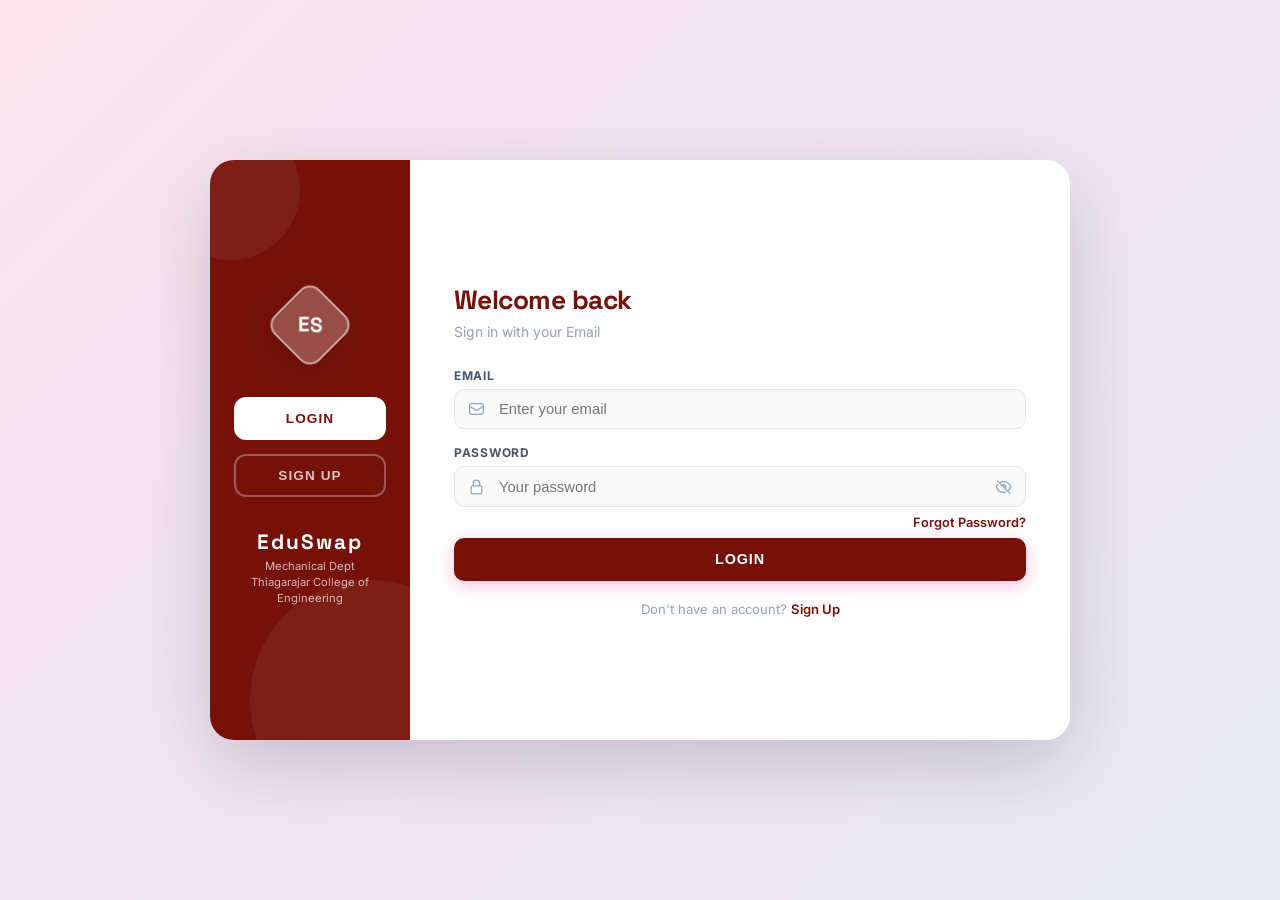
<file: frontend/index.html>
<!DOCTYPE html>
<html lang="en">

<head>
  <meta charset="UTF-8" />
  <meta name="viewport" content="width=device-width, initial-scale=1.0" />
  <title>EduSwap</title>
  <meta name="description"
    content="EduSwap: Upload and download study materials and previous-year question papers for the Mechanical Department at Thiagarajar College of Engineering." />
  <link rel="stylesheet" href="css/auth.css" />
  <style>
    /* Spinner inline for button loading state */
    .spinner-inline {
      display: inline-block;
      width: 16px;
      height: 16px;
      border: 2px solid rgba(255, 255, 255, 0.4);
      border-top-color: white;
      border-radius: 50%;
      animation: spin 0.7s linear infinite;
      vertical-align: middle;
      margin-right: 4px;
    }

    @keyframes spin {
      to {
        transform: rotate(360deg);
      }
    }

    .hidden {
      display: none !important;
    }

    .auth-alert {
      display: none;
    }

    #resend-verification-btn {
      margin-top: 0.5rem;
      font-size: 0.8rem;
      color: #e84393;
      background: none;
      border: none;
      cursor: pointer;
      font-weight: 600;
      text-decoration: underline;
    }
  </style>
</head>

<body>

  <div id="toast-container"></div>

  <!-- ═══════════════════════════════════════════════════════════════
     RESET PASSWORD MODAL (shown when ?reset=<token> is in URL)
════════════════════════════════════════════════════════════════ -->
  <div id="reset-overlay" style="
  display:none; position:fixed; inset:0;
  background:rgba(15,23,42,0.6); backdrop-filter:blur(4px);
  z-index:500; align-items:center; justify-content:center; padding:1rem;">
    <div
      style="background:white; border-radius:20px; padding:2rem 2.25rem; max-width:420px; width:100%; box-shadow:0 24px 80px rgba(0,0,0,.22);">
      <h2
        style="font-family:'Space Grotesk',sans-serif;font-size:1.4rem;font-weight:800;margin-bottom:0.5rem;color:#1e293b;">
        Reset Password</h2>
      <p style="font-size:0.875rem;color:#94a3b8;margin-bottom:1.5rem;">Enter your new password below.</p>
      <div id="resetAlert" class="auth-alert" style="margin-bottom:1rem;"></div>
      <form id="reset-password-form">
        <div class="form-group" style="margin-bottom:1rem;">
          <label class="auth-form .form-label"
            style="font-size:.75rem;font-weight:700;text-transform:uppercase;letter-spacing:.06em;color:#475569;display:block;margin-bottom:.375rem;">New
            Password</label>
          <div class="input-wrap" style="position:relative;">
            <input type="password" id="reset-pwd" class="form-input"
              style="width:100%;padding:.7rem 3rem .7rem 1rem;border:1.5px solid #e2e8f0;border-radius:10px;font-size:.925rem;"
              placeholder="Min. 8 characters" required />
            <button type="button" class="eye-toggle"
              style="position:absolute;right:.85rem;top:50%;transform:translateY(-50%);color:#94a3b8;background:none;border:none;cursor:pointer;">
              <svg xmlns="http://www.w3.org/2000/svg" fill="none" viewBox="0 0 24 24" stroke-width="1.8"
                stroke="currentColor" style="width:17px;height:17px;">
                <path stroke-linecap="round" stroke-linejoin="round"
                  d="M3.98 8.223A10.477 10.477 0 001.934 12C3.226 16.338 7.244 19.5 12 19.5c.993 0 1.953-.138 2.863-.395M6.228 6.228A10.45 10.45 0 0112 4.5c4.756 0 8.773 3.162 10.065 7.498a10.523 10.523 0 01-4.293 5.774M6.228 6.228L3 3m3.228 3.228l3.65 3.65m7.894 7.894L21 21m-3.228-3.228l-3.65-3.65m0 0a3 3 0 10-4.243-4.243m4.242 4.242L9.88 9.88" />
              </svg>
            </button>
          </div>
        </div>
        <div class="form-group" style="margin-bottom:1.25rem;">
          <label
            style="font-size:.75rem;font-weight:700;text-transform:uppercase;letter-spacing:.06em;color:#475569;display:block;margin-bottom:.375rem;">Confirm
            Password</label>
          <input type="password" id="reset-confirm" class="form-input"
            style="width:100%;padding:.7rem 1rem;border:1.5px solid #e2e8f0;border-radius:10px;font-size:.925rem;"
            placeholder="Repeat new password" required />
        </div>
        <button type="submit" class="auth-btn" id="reset-btn">Reset Password</button>
      </form>
    </div>
  </div>

  <!-- ═══════════════════════════════════════════════════════════════
     MAIN AUTH CARD
════════════════════════════════════════════════════════════════ -->
  <main class="auth-container" role="main">
    <div class="auth-card">

      <!-- ── Left colored panel ── -->
      <aside class="auth-panel" aria-label="EduSwap branding">
        <!-- Diamond logo mark -->
        <div class="auth-logo-diamond" aria-hidden="true">
          <span>ES</span>
        </div>

        <!-- Tab buttons (desktop only) -->
        <div class="auth-tabs" role="tablist">
          <button id="tab-login" class="auth-tab tab-login active" role="tab" aria-selected="true"
            aria-controls="login-form-panel">
            Login
          </button>
          <button id="tab-signup" class="auth-tab tab-signup" role="tab" aria-selected="false"
            aria-controls="signup-form-panel">
            Sign Up
          </button>
        </div>

        <!-- Brand info (mobile: shown inline in banner) -->
        <div class="auth-panel-brand">
          <h2>EduSwap</h2>
          <p>Mechanical Dept<br>Thiagarajar College of Engineering</p>
        </div>
      </aside>

      <!-- ── Right form panel ── -->
      <section class="auth-form-panel" aria-label="Authentication forms">
        <div class="forms-slider" id="forms-slider">

          <!-- ═══ LOGIN FORM ═══ -->
          <div class="form-panel" id="login-form-panel" role="tabpanel" aria-labelledby="tab-login">
            <h2>Welcome back</h2>
            <p class="form-subtitle">Sign in with your Email</p>

            <!-- Alert banner -->
            <div id="loginAlert" class="auth-alert" role="alert"></div>

            <form id="login-form" class="auth-form" novalidate>
              <!-- Email -->
              <div class="form-group">
                <label for="login-email" class="form-label">Email</label>
                <div class="input-wrap">
                  <svg class="input-icon" xmlns="http://www.w3.org/2000/svg" fill="none" viewBox="0 0 24 24"
                    stroke-width="1.8" stroke="currentColor">
                    <path stroke-linecap="round" stroke-linejoin="round"
                      d="M21.75 6.75v10.5a2.25 2.25 0 01-2.25 2.25h-15a2.25 2.25 0 01-2.25-2.25V6.75m19.5 0A2.25 2.25 0 0019.5 4.5h-15a2.25 2.25 0 00-2.25 2.25m19.5 0v.243a2.25 2.25 0 01-1.07 1.916l-7.5 4.615a2.25 2.25 0 01-2.36 0L3.32 8.91a2.25 2.25 0 01-1.07-1.916V6.75" />
                  </svg>
                  <input type="email" id="login-email" class="form-input" placeholder="Enter your email"
                    autocomplete="email" required />
                </div>
              </div>

              <!-- Password -->
              <div class="form-group">
                <label for="login-password" class="form-label">Password</label>
                <div class="input-wrap">
                  <svg class="input-icon" xmlns="http://www.w3.org/2000/svg" fill="none" viewBox="0 0 24 24"
                    stroke-width="1.8" stroke="currentColor">
                    <path stroke-linecap="round" stroke-linejoin="round"
                      d="M16.5 10.5V6.75a4.5 4.5 0 10-9 0v3.75m-.75 11.25h10.5a2.25 2.25 0 002.25-2.25v-6.75a2.25 2.25 0 00-2.25-2.25H6.75a2.25 2.25 0 00-2.25 2.25v6.75a2.25 2.25 0 002.25 2.25z" />
                  </svg>
                  <input type="password" id="login-password" class="form-input" placeholder="Your password"
                    autocomplete="current-password" required />
                  <button type="button" class="eye-toggle" aria-label="Toggle password visibility">
                    <svg xmlns="http://www.w3.org/2000/svg" fill="none" viewBox="0 0 24 24" stroke-width="1.8"
                      stroke="currentColor">
                      <path stroke-linecap="round" stroke-linejoin="round"
                        d="M3.98 8.223A10.477 10.477 0 001.934 12C3.226 16.338 7.244 19.5 12 19.5c.993 0 1.953-.138 2.863-.395M6.228 6.228A10.45 10.45 0 0112 4.5c4.756 0 8.773 3.162 10.065 7.498a10.523 10.523 0 01-4.293 5.774M6.228 6.228L3 3m3.228 3.228l3.65 3.65m7.894 7.894L21 21m-3.228-3.228l-3.65-3.65m0 0a3 3 0 10-4.243-4.243m4.242 4.242L9.88 9.88" />
                    </svg>
                  </button>
                </div>
                <a href="#" id="forgot-password-link" class="forgot-link">Forgot Password?</a>
              </div>

              <button type="submit" id="login-btn" class="auth-btn" style="margin-top:1.25rem;">
                Login
              </button>

              <button type="button" id="resend-verification-btn" class="hidden">
                Resend verification email
              </button>
            </form>

            <p class="auth-switch">
              Don't have an account?
              <a data-goto="signup" role="button">Sign Up</a>
            </p>
          </div>

          <!-- ═══ SIGNUP FORM ═══ -->
          <div class="form-panel" id="signup-form-panel" role="tabpanel" aria-labelledby="tab-signup">
            <h2>Create account</h2>
            <p class="form-subtitle">Join EduSwap with your email</p>

            <!-- Alert banner -->
            <div id="signupAlert" class="auth-alert" role="alert"></div>

            <form id="signup-form" class="auth-form" novalidate>
              <!-- Name -->
              <div class="form-group">
                <label for="signup-name" class="form-label">Full Name</label>
                <div class="input-wrap">
                  <svg class="input-icon" xmlns="http://www.w3.org/2000/svg" fill="none" viewBox="0 0 24 24"
                    stroke-width="1.8" stroke="currentColor">
                    <path stroke-linecap="round" stroke-linejoin="round"
                      d="M15.75 6a3.75 3.75 0 11-7.5 0 3.75 3.75 0 017.5 0zM4.501 20.118a7.5 7.5 0 0114.998 0A17.933 17.933 0 0112 21.75c-2.676 0-5.216-.584-7.499-1.632z" />
                  </svg>
                  <input type="text" id="signup-name" class="form-input" placeholder="Enter your name" required
                    autocomplete="name" />
                </div>
              </div>

              <!-- Email -->
              <div class="form-group">
                <label for="signup-email" class="form-label">Email</label>
                <div class="input-wrap">
                  <svg class="input-icon" xmlns="http://www.w3.org/2000/svg" fill="none" viewBox="0 0 24 24"
                    stroke-width="1.8" stroke="currentColor">
                    <path stroke-linecap="round" stroke-linejoin="round"
                      d="M21.75 6.75v10.5a2.25 2.25 0 01-2.25 2.25h-15a2.25 2.25 0 01-2.25-2.25V6.75m19.5 0A2.25 2.25 0 0019.5 4.5h-15a2.25 2.25 0 00-2.25 2.25m19.5 0v.243a2.25 2.25 0 01-1.07 1.916l-7.5 4.615a2.25 2.25 0 01-2.36 0L3.32 8.91a2.25 2.25 0 01-1.07-1.916V6.75" />
                  </svg>
                  <input type="email" id="signup-email" class="form-input" placeholder="Enter your email"
                    required autocomplete="email" />
                </div>
                <span id="signup-email-error" class="field-error"></span>
              </div>

              <!-- Role toggle -->
              <div class="form-group">
                <label class="form-label">I am a</label>
                <div class="role-toggle" role="group" aria-label="Select role">
                  <div class="role-option active" data-role="student" tabindex="0" role="button" aria-pressed="true">🎓
                    Student</div>
                  <div class="role-option" data-role="faculty" tabindex="0" role="button" aria-pressed="false">👨‍🏫
                    Faculty</div>
                </div>
                <input type="hidden" id="signup-role" value="student" />
              </div>

              <!-- Two-col row: Roll No + Semester -->
              <div class="form-row">
                <div class="form-group" id="roll-group">
                  <label for="signup-roll" class="form-label">Roll Number</label>
                  <div class="input-wrap">
                    <svg class="input-icon" xmlns="http://www.w3.org/2000/svg" fill="none" viewBox="0 0 24 24"
                      stroke-width="1.8" stroke="currentColor">
                      <path stroke-linecap="round" stroke-linejoin="round"
                        d="M15 9h3.75M15 12h3.75M15 15h3.75M4.5 19.5h15a2.25 2.25 0 002.25-2.25V6.75A2.25 2.25 0 0019.5 4.5h-15a2.25 2.25 0 00-2.25 2.25v10.5A2.25 2.25 0 004.5 19.5zm6-10.125a1.875 1.875 0 11-3.75 0 1.875 1.875 0 013.75 0zm1.294 6.336a6.721 6.721 0 01-3.17.789 6.721 6.721 0 01-3.168-.789 3.376 3.376 0 016.338 0z" />
                    </svg>
                    <input type="text" id="signup-roll" class="form-input" placeholder="Enter your roll number" />
                  </div>
                </div>
                <div class="form-group">
                  <label for="signup-semester" class="form-label">Semester</label>
                  <select id="signup-semester" class="form-input form-select" >
                    <option value="">Semester</option>
                    <option value="1">1st Sem</option>
                    <option value="2">2nd Sem</option>
                    <option value="3">3rd Sem</option>
                    <option value="4">4th Sem</option>
                    <option value="5">5th Sem</option>
                    <option value="6">6th Sem</option>
                    <option value="7">7th Sem</option>
                    <option value="8">8th Sem</option>
                  </select>
                </div>
              </div>

              <!-- Department (fixed) -->
              <div class="form-group">
                <label class="form-label">Department</label>
                <div class="input-wrap">
                  <svg class="input-icon" xmlns="http://www.w3.org/2000/svg" fill="none" viewBox="0 0 24 24"
                    stroke-width="1.8" stroke="currentColor">
                    <path stroke-linecap="round" stroke-linejoin="round"
                      d="M12 21v-8.25M15.75 21v-8.25M8.25 21v-8.25M3 9l9-6 9 6m-1.5 12V10.332A48.36 48.36 0 0012 9.75c-2.551 0-5.056.2-7.5.582V21M3 21h18M12 6.75h.008v.008H12V6.75z" />
                  </svg>
                  <input type="text" class="form-input" value="Mechanical Engineering" readonly />
                </div>
              </div>

              <!-- Password row -->
              <div class="form-row">
                <div class="form-group">
                  <label for="signup-password" class="form-label">Password</label>
                  <div class="input-wrap">
                    <svg class="input-icon" xmlns="http://www.w3.org/2000/svg" fill="none" viewBox="0 0 24 24"
                      stroke-width="1.8" stroke="currentColor">
                      <path stroke-linecap="round" stroke-linejoin="round"
                        d="M16.5 10.5V6.75a4.5 4.5 0 10-9 0v3.75m-.75 11.25h10.5a2.25 2.25 0 002.25-2.25v-6.75a2.25 2.25 0 00-2.25-2.25H6.75a2.25 2.25 0 00-2.25 2.25v6.75a2.25 2.25 0 002.25 2.25z" />
                    </svg>
                    <input type="password" id="signup-password" class="form-input" placeholder="Min 8 chars" required />
                    <button type="button" class="eye-toggle" aria-label="Toggle password">
                      <svg xmlns="http://www.w3.org/2000/svg" fill="none" viewBox="0 0 24 24" stroke-width="1.8"
                        stroke="currentColor">
                        <path stroke-linecap="round" stroke-linejoin="round"
                          d="M3.98 8.223A10.477 10.477 0 001.934 12C3.226 16.338 7.244 19.5 12 19.5c.993 0 1.953-.138 2.863-.395M6.228 6.228A10.45 10.45 0 0112 4.5c4.756 0 8.773 3.162 10.065 7.498a10.523 10.523 0 01-4.293 5.774M6.228 6.228L3 3m3.228 3.228l3.65 3.65m7.894 7.894L21 21m-3.228-3.228l-3.65-3.65m0 0a3 3 0 10-4.243-4.243m4.242 4.242L9.88 9.88" />
                      </svg>
                    </button>
                  </div>
                </div>
                <div class="form-group">
                  <label for="signup-confirm" class="form-label">Confirm</label>
                  <div class="input-wrap">
                    <svg class="input-icon" xmlns="http://www.w3.org/2000/svg" fill="none" viewBox="0 0 24 24"
                      stroke-width="1.8" stroke="currentColor">
                      <path stroke-linecap="round" stroke-linejoin="round"
                        d="M9 12.75L11.25 15 15 9.75m-3-7.036A11.959 11.959 0 013.598 6 11.99 11.99 0 003 9.749c0 5.592 3.824 10.29 9 11.623 5.176-1.332 9-6.03 9-11.622 0-1.31-.21-2.571-.598-3.751h-.152c-3.196 0-6.1-1.248-8.25-3.285z" />
                    </svg>
                    <input type="password" id="signup-confirm" class="form-input" placeholder="Repeat" required />
                  </div>
                </div>
              </div>

              <button type="submit" id="signup-btn" class="auth-btn">
                Sign Up
              </button>
            </form>

            <p class="auth-switch">
              Already have an account?
              <a data-goto="login" role="button">Login</a>
            </p>
          </div>
          <!-- end signup panel -->

        </div><!-- end forms-slider -->
      </section>

    </div><!-- end auth-card -->
  </main>

  <script type="module">
    import { redirectIfLoggedIn, initAuthPage } from './js/auth.js';
    import { api, showToast } from './js/api.js';

    // Don't show login page if already logged in
    redirectIfLoggedIn();

    // Initialize all form logic
    initAuthPage();

    // ── Reset Password (if ?reset= is in URL) ──────────────
    const params = new URLSearchParams(window.location.search);
    const resetToken = params.get('reset');
    if (resetToken && resetToken.length > 10) {
      const overlay = document.getElementById('reset-overlay');
      overlay.style.display = 'flex';

      // Eye toggle in reset form
      document.querySelector('#reset-overlay .eye-toggle')?.addEventListener('click', function () {
        const input = document.getElementById('reset-pwd');
        input.type = input.type === 'password' ? 'text' : 'password';
      });

      document.getElementById('reset-password-form').addEventListener('submit', async (e) => {
        e.preventDefault();
        const password = document.getElementById('reset-pwd').value;
        const confirmPassword = document.getElementById('reset-confirm').value;
        const btn = document.getElementById('reset-btn');

        btn.disabled = true;
        btn.textContent = 'Resetting…';

        const { ok, data } = await api.post('/auth/reset-password', { token: resetToken, password, confirmPassword });

        if (ok) {
          overlay.style.display = 'none';
          showToast('Password reset! Please log in.', 'success');
          window.history.replaceState({}, document.title, window.location.pathname);
        } else {
          const alertEl = document.getElementById('resetAlert');
          alertEl.className = 'auth-alert error';
          alertEl.textContent = data.message || 'Reset failed.';
          alertEl.style.display = 'flex';
        }

        btn.disabled = false;
        btn.textContent = 'Reset Password';
      });
    }
  </script>

</body>

</html>
</file>
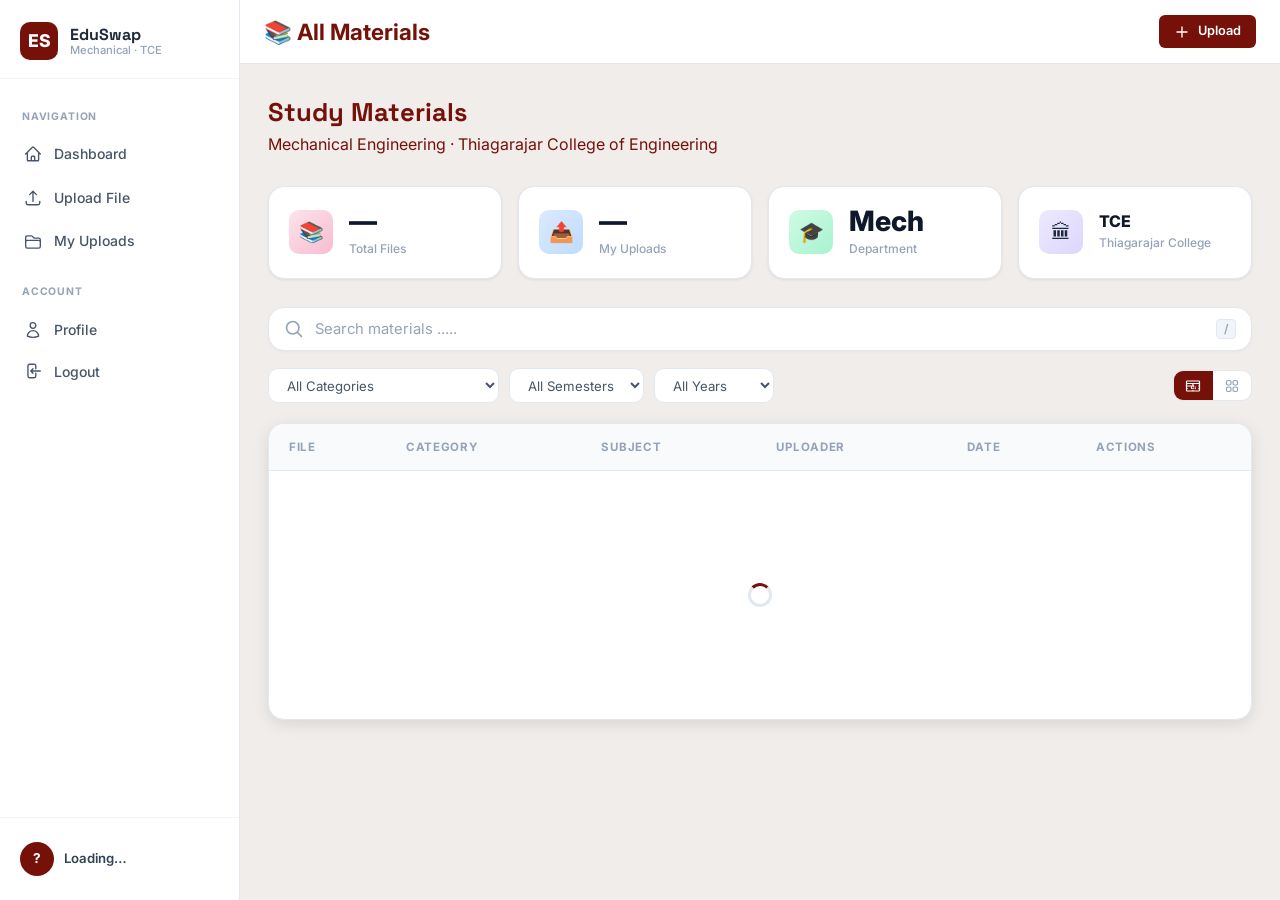
<file: frontend/dashboard.html>
<!DOCTYPE html>
<html lang="en">

<head>
  <meta charset="UTF-8" />
  <meta name="viewport" content="width=device-width, initial-scale=1.0" />
  <title>Dashboard — EduSwap · Mechanical Dept · TCE</title>
  <meta name="description"
    content="Browse and download study materials and previous-year question papers for the Mechanical Department at TCE." />
  <link rel="stylesheet" href="css/styles.css" />
</head>

<body>

  <div id="toast-container"></div>
  <div id="sidebar-overlay" class="sidebar-overlay"></div>

  <div class="app-shell">

    <!-- ════════════════ SIDEBAR ════════════════ -->
    <nav id="sidebar" class="sidebar" aria-label="Main navigation">
      <div class="sidebar-brand">
        <div class="brand-logo" aria-hidden="true">ES</div>
        <div class="brand-text">
          <div class="brand-name">EduSwap</div>
          <div class="brand-sub">Mechanical · TCE</div>
        </div>
      </div>

      <div class="sidebar-nav">
        <p class="nav-section-title">Navigation</p>

        <a href="dashboard.html" class="nav-item" id="nav-dashboard">
          <svg xmlns="http://www.w3.org/2000/svg" fill="none" viewBox="0 0 24 24" stroke-width="1.8"
            stroke="currentColor">
            <path stroke-linecap="round" stroke-linejoin="round"
              d="M2.25 12l8.954-8.955c.44-.439 1.152-.439 1.591 0L21.75 12M4.5 9.75v10.125c0 .621.504 1.125 1.125 1.125H9.75v-4.875c0-.621.504-1.125 1.125-1.125h2.25c.621 0 1.125.504 1.125 1.125V21h4.125c.621 0 1.125-.504 1.125-1.125V9.75M8.25 21h8.25" />
          </svg>
          Dashboard
        </a>

        <a href="upload.html" class="nav-item" id="nav-upload">
          <svg xmlns="http://www.w3.org/2000/svg" fill="none" viewBox="0 0 24 24" stroke-width="1.8"
            stroke="currentColor">
            <path stroke-linecap="round" stroke-linejoin="round"
              d="M3 16.5v2.25A2.25 2.25 0 005.25 21h13.5A2.25 2.25 0 0021 18.75V16.5m-13.5-9L12 3m0 0l4.5 4.5M12 3v13.5" />
          </svg>
          Upload File
        </a>

        <a href="my-uploads.html" class="nav-item" id="nav-my-uploads">
          <svg xmlns="http://www.w3.org/2000/svg" fill="none" viewBox="0 0 24 24" stroke-width="1.8"
            stroke="currentColor">
            <path stroke-linecap="round" stroke-linejoin="round"
              d="M2.25 12.75V12A2.25 2.25 0 014.5 9.75h15A2.25 2.25 0 0121.75 12v.75m-8.69-6.44l-2.12-2.12a1.5 1.5 0 00-1.061-.44H4.5A2.25 2.25 0 002.25 6v12a2.25 2.25 0 002.25 2.25h15A2.25 2.25 0 0021.75 18V9a2.25 2.25 0 00-2.25-2.25h-5.379a1.5 1.5 0 01-1.06-.44z" />
          </svg>
          My Uploads
        </a>

        <p class="nav-section-title" style="margin-top:.5rem;">Account</p>

        <a href="profile.html" class="nav-item" id="nav-profile">
          <svg xmlns="http://www.w3.org/2000/svg" fill="none" viewBox="0 0 24 24" stroke-width="1.8"
            stroke="currentColor">
            <path stroke-linecap="round" stroke-linejoin="round"
              d="M15.75 6a3.75 3.75 0 11-7.5 0 3.75 3.75 0 017.5 0zM4.501 20.118a7.5 7.5 0 0114.998 0A17.933 17.933 0 0112 21.75c-2.676 0-5.216-.584-7.499-1.632z" />
          </svg>
          Profile
        </a>

        <button class="nav-item" data-action="logout"
          style="width:100%;background:none;border:none;text-align:left;color:var(--slate-600);">
          <svg xmlns="http://www.w3.org/2000/svg" fill="none" viewBox="0 0 24 24" stroke-width="1.8"
            stroke="currentColor">
            <path stroke-linecap="round" stroke-linejoin="round"
              d="M15.75 9V5.25A2.25 2.25 0 0013.5 3h-6a2.25 2.25 0 00-2.25 2.25v13.5A2.25 2.25 0 007.5 21h6a2.25 2.25 0 002.25-2.25V15M12 9l-3 3m0 0l3 3m-3-3h12.75" />
          </svg>
          Logout
        </button>
      </div>

      <div class="sidebar-footer">
        <div class="user-pill" onclick="location.href='profile.html'">
          <div class="user-avatar" id="user-avatar">?</div>
          <div>
            <div class="user-name" id="user-name">Loading…</div>
            <div class="user-role" id="user-role"></div>
          </div>
        </div>
      </div>
    </nav>

    <!-- ════════════════ MAIN ════════════════ -->
    <div class="main-content">

      <!-- Top bar -->
      <header class="topbar">
        <div class="topbar-left">
          <button id="menu-toggle" class="menu-toggle" aria-label="Toggle menu">
            <svg xmlns="http://www.w3.org/2000/svg" fill="none" viewBox="0 0 24 24" stroke-width="2"
              stroke="currentColor" style="width:22px;height:22px;">
              <path stroke-linecap="round" stroke-linejoin="round" d="M3.75 6.75h16.5M3.75 12h16.5m-16.5 5.25h16.5" />
            </svg>
          </button>
          <span class="topbar-title">📚 All Materials</span>
        </div>

        <div class="topbar-right">
          <a href="upload.html" class="btn btn-primary btn-sm">
            <svg xmlns="http://www.w3.org/2000/svg" fill="none" viewBox="0 0 24 24" stroke-width="2"
              stroke="currentColor" style="width:16px;height:16px;">
              <path stroke-linecap="round" stroke-linejoin="round" d="M12 4.5v15m7.5-7.5h-15" />
            </svg>
            Upload
          </a>
        </div>
      </header>

      <!-- Page content -->
      <main class="page-content">
        <div class="page-header">
          <h1>Study Materials</h1>
          <p>Mechanical Engineering · Thiagarajar College of Engineering</p>
        </div>

        <!-- Stats row -->
        <div class="stats-grid">
          <div class="stat-card">
            <div class="stat-icon pink">📚</div>
            <div>
              <div class="stat-value" id="stat-total">—</div>
              <div class="stat-label">Total Files</div>
            </div>
          </div>
          <div class="stat-card">
            <div class="stat-icon blue">📤</div>
            <div>
              <div class="stat-value" id="stat-my-uploads">—</div>
              <div class="stat-label">My Uploads</div>
            </div>
          </div>
          <div class="stat-card">
            <div class="stat-icon green">🎓</div>
            <div>
              <div class="stat-value">Mech</div>
              <div class="stat-label">Department</div>
            </div>
          </div>
          <div class="stat-card">
            <div class="stat-icon purple">🏛</div>
            <div>
              <div class="stat-value" style="font-size:1rem;">TCE</div>
              <div class="stat-label">Thiagarajar College</div>
            </div>
          </div>
        </div>

        <!-- ════════ SEARCH BOX (ABOVE "ALL CATEGORIES") ════════ -->
        <div class="dashboard-search-section">
          <div class="dashboard-search-wrapper">
            <svg class="dashboard-search-icon" xmlns="http://www.w3.org/2000/svg" fill="none" viewBox="0 0 24 24" stroke-width="2"
              stroke="currentColor">
              <path stroke-linecap="round" stroke-linejoin="round"
                d="M21 21l-5.197-5.197m0 0A7.5 7.5 0 105.196 5.196a7.5 7.5 0 0010.607 10.607z" />
            </svg>
            <input
              type="search"
              id="dashboard-search-input"
              class="dashboard-search-input"
              placeholder="Search materials ....."
              autocomplete="off"
            />
            <button
              type="button"
              id="dashboard-search-clear"
              class="dashboard-search-clear"
              aria-label="Clear search"
              title="Clear search"
              style="display: none;"
            >
              ✕
            </button>
            <span class="search-kbd-hint" title="Press / to search">/</span>
          </div>
          <div id="search-active-pill" class="search-active-pill" style="display: none;">
            <span>Filtering by: <strong id="search-active-term"></strong></span>
            <button type="button" id="search-active-remove" aria-label="Remove search filter" title="Remove search filter">✕</button>
          </div>
        </div>

        <!-- Toolbar: filters + view toggle -->
        <div class="files-toolbar">
          <div class="files-filters">
            <select id="filter-category" class="filter-select" aria-label="Filter by category">
              <option value="">All Categories</option>
              <option value="Question Paper">PY Terminal Question Papers</option>
              <option value="Arrear Paper">Arrear Question Papers</option>
              <option value="Notes">CAT I Question Papers</option>
              <option value="Assignment">CAT II Question Papers</option>
              <option value="Lab Manual">Notes</option>
              <option value="Other">Others</option>
            </select>

            <select id="filter-semester" class="filter-select" aria-label="Filter by semester">
              <option value="">All Semesters</option>
              <option value="1">Sem 1</option>
              <option value="2">Sem 2</option>
              <option value="3">Sem 3</option>
              <option value="4">Sem 4</option>
              <option value="5">Sem 5</option>
              <option value="6">Sem 6</option>
              <option value="7">Sem 7</option>
              <option value="8">Sem 8</option>
            </select>

            <select id="filter-year" class="filter-select" aria-label="Filter by exam year">
              <option value="">All Years</option>
              <option value="2024">2030</option>
              <option value="2024">2029</option>
              <option value="2024">2028</option>
              <option value="2024">2027</option>
              <option value="2024">2026</option>
              <option value="2024">2025</option>
              <option value="2024">2024</option>
              <option value="2023">2023</option>
              <option value="2022">2022</option>
              <option value="2021">2021</option>
              <option value="2020">2020</option>
              <option value="2019">2019</option>
              <option value="2018">2018</option>
              <option value="2018">2017</option>
              <option value="2018">2016</option>
            </select>
          </div>

          <div class="view-toggle" role="group" aria-label="View mode">
            <button id="view-table" class="active" aria-label="Table view" title="Table view">
              <svg xmlns="http://www.w3.org/2000/svg" fill="none" viewBox="0 0 24 24" stroke-width="1.8"
                stroke="currentColor" style="width:16px;height:16px;">
                <path stroke-linecap="round" stroke-linejoin="round"
                  d="M3.375 19.5h17.25m-17.25 0a1.125 1.125 0 01-1.125-1.125M3.375 19.5h7.5c.621 0 1.125-.504 1.125-1.125m-9.75 0V5.625m0 12.75v-1.5c0-.621.504-1.125 1.125-1.125m18.375 2.625V5.625m0 12.75c0 .621-.504 1.125-1.125 1.125m1.125-1.125v-1.5c0-.621-.504-1.125-1.125-1.125m0 3.75h-7.5A1.125 1.125 0 0112 18.375m9.75-12.75c0-.621-.504-1.125-1.125-1.125H3.375c-.621 0-1.125.504-1.125 1.125m19.5 0v1.5c0 .621-.504 1.125-1.125 1.125M2.25 5.625v1.5c0 .621.504 1.125 1.125 1.125m0 0h17.25m-17.25 0h7.5c.621 0 1.125.504 1.125 1.125M3.375 8.25c-.621 0-1.125.504-1.125 1.125v1.5c0 .621.504 1.125 1.125 1.125m17.25-3.75h-7.5c-.621 0-1.125.504-1.125 1.125m8.625-1.125c.621 0 1.125.504 1.125 1.125v1.5c0 .621-.504 1.125-1.125 1.125m-17.25 0h7.5m-7.5 0c-.621 0-1.125.504-1.125 1.125v1.5c0 .621.504 1.125 1.125 1.125M12 10.875v-1.5m0 1.5c0 .621-.504 1.125-1.125 1.125M12 10.875c0 .621.504 1.125 1.125 1.125m-2.25 0c-.621 0-1.125.504-1.125 1.125v1.5c0 .621.504 1.125 1.125 1.125m2.25-2.25h.008v.008h-.008v-.008zm2.625 0h.008v.008h-.008v-.008zm-5.25 2.25h.008v.008H9.75v-.008zm2.625 0h.008v.008h-.008v-.008zm2.625 0h.008v.008h-.008v-.008z" />
              </svg>
            </button>
            <button id="view-grid" aria-label="Grid view" title="Grid view">
              <svg xmlns="http://www.w3.org/2000/svg" fill="none" viewBox="0 0 24 24" stroke-width="1.8"
                stroke="currentColor" style="width:16px;height:16px;">
                <path stroke-linecap="round" stroke-linejoin="round"
                  d="M3.75 6A2.25 2.25 0 016 3.75h2.25A2.25 2.25 0 0110.5 6v2.25a2.25 2.25 0 01-2.25 2.25H6a2.25 2.25 0 01-2.25-2.25V6zM3.75 15.75A2.25 2.25 0 016 13.5h2.25a2.25 2.25 0 012.25 2.25V18a2.25 2.25 0 01-2.25 2.25H6A2.25 2.25 0 013.75 18v-2.25zM13.5 6a2.25 2.25 0 012.25-2.25H18A2.25 2.25 0 0120.25 6v2.25A2.25 2.25 0 0118 10.5h-2.25a2.25 2.25 0 01-2.25-2.25V6zM13.5 15.75a2.25 2.25 0 012.25-2.25H18a2.25 2.25 0 012.25 2.25V18A2.25 2.25 0 0118 20.25h-2.25A2.25 2.25 0 0113.5 18v-2.25z" />
              </svg>
            </button>
          </div>
        </div>

        <!-- File table (default view) -->
        <div id="file-table-wrapper" class="file-table-wrapper">
          <table class="file-table" aria-label="Study materials list">
            <thead>
              <tr>
                <th>File</th>
                <th class="hide-mobile">Category</th>
                <th class="hide-mobile">Subject</th>
                <th class="hide-mobile">Uploader</th>
                <th class="hide-mobile">Date</th>
                <th>Actions</th>
              </tr>
            </thead>
            <tbody id="file-list">
              <tr>
                <td colspan="6">
                  <div class="loading-overlay">
                    <div class="spinner"></div>
                  </div>
                </td>
              </tr>
            </tbody>
          </table>
        </div>

        <!-- Grid view (hidden by default) -->
        <div id="file-grid" class="file-grid" style="display:none;"></div>

        <!-- Pagination -->
        <div id="pagination" class="pagination"></div>
      </main>
    </div>
  </div>

  <!-- ════════════ PREVIEW MODAL ════════════ -->
  <div id="preview-modal-overlay" class="modal-overlay preview-modal" role="dialog" aria-modal="true"
    aria-label="File preview">
    <div class="modal" style="max-width:860px;">
      <div class="modal-header">
        <span class="modal-title">📄 File Preview</span>
        <button id="close-preview" class="modal-close" aria-label="Close preview">✕</button>
      </div>
      <div class="modal-body">
        <div id="preview-content"></div>
      </div>
      <div class="modal-footer">
        <button id="preview-download-btn" class="btn btn-primary">⬇ Download</button>
        <button id="close-preview-btn" class="btn btn-secondary"
          onclick="document.getElementById('preview-modal-overlay').classList.remove('open');document.getElementById('preview-content').innerHTML=''">Close</button>
      </div>
    </div>
  </div>

  <script type="module" src="js/dashboard.js"></script>
</body>

</html>
</file>
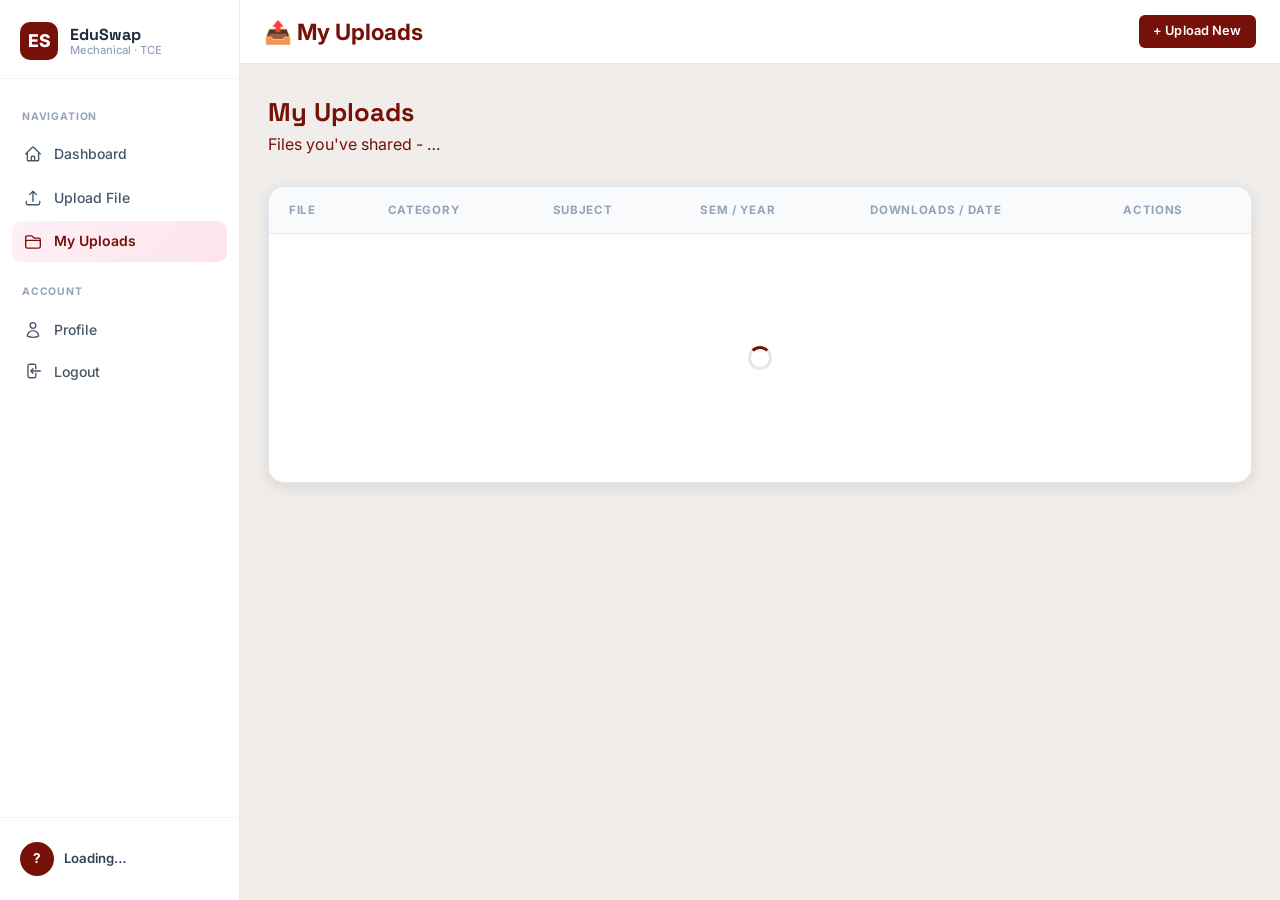
<file: frontend/my-uploads.html>
<!DOCTYPE html>
<html lang="en">
<head>
  <meta charset="UTF-8" />
  <meta name="viewport" content="width=device-width, initial-scale=1.0" />
  <title>My Uploads — EduSwap · Mechanical Dept · TCE</title>
  <meta name="description" content="Manage your uploaded study materials on EduSwap." />
  <link rel="stylesheet" href="css/styles.css" />
</head>
<body>

<div id="toast-container"></div>
<div id="sidebar-overlay" class="sidebar-overlay"></div>

<div class="app-shell">
  <!-- SIDEBAR -->
  <nav id="sidebar" class="sidebar" aria-label="Main navigation">
    <div class="sidebar-brand">
      <div class="brand-logo">ES</div>
      <div class="brand-text">
        <div class="brand-name">EduSwap</div>
        <div class="brand-sub">Mechanical · TCE</div>
      </div>
    </div>
    <div class="sidebar-nav">
      <p class="nav-section-title">Navigation</p>
      <a href="dashboard.html" class="nav-item"><svg xmlns="http://www.w3.org/2000/svg" fill="none" viewBox="0 0 24 24" stroke-width="1.8" stroke="currentColor"><path stroke-linecap="round" stroke-linejoin="round" d="M2.25 12l8.954-8.955c.44-.439 1.152-.439 1.591 0L21.75 12M4.5 9.75v10.125c0 .621.504 1.125 1.125 1.125H9.75v-4.875c0-.621.504-1.125 1.125-1.125h2.25c.621 0 1.125.504 1.125 1.125V21h4.125c.621 0 1.125-.504 1.125-1.125V9.75M8.25 21h8.25"/></svg>Dashboard</a>
      <a href="upload.html" class="nav-item"><svg xmlns="http://www.w3.org/2000/svg" fill="none" viewBox="0 0 24 24" stroke-width="1.8" stroke="currentColor"><path stroke-linecap="round" stroke-linejoin="round" d="M3 16.5v2.25A2.25 2.25 0 005.25 21h13.5A2.25 2.25 0 0021 18.75V16.5m-13.5-9L12 3m0 0l4.5 4.5M12 3v13.5"/></svg>Upload File</a>
      <a href="my-uploads.html" class="nav-item active"><svg xmlns="http://www.w3.org/2000/svg" fill="none" viewBox="0 0 24 24" stroke-width="1.8" stroke="currentColor"><path stroke-linecap="round" stroke-linejoin="round" d="M2.25 12.75V12A2.25 2.25 0 014.5 9.75h15A2.25 2.25 0 0121.75 12v.75m-8.69-6.44l-2.12-2.12a1.5 1.5 0 00-1.061-.44H4.5A2.25 2.25 0 002.25 6v12a2.25 2.25 0 002.25 2.25h15A2.25 2.25 0 0021.75 18V9a2.25 2.25 0 00-2.25-2.25h-5.379a1.5 1.5 0 01-1.06-.44z"/></svg>My Uploads</a>
      <p class="nav-section-title" style="margin-top:.5rem;">Account</p>
      <a href="profile.html" class="nav-item"><svg xmlns="http://www.w3.org/2000/svg" fill="none" viewBox="0 0 24 24" stroke-width="1.8" stroke="currentColor"><path stroke-linecap="round" stroke-linejoin="round" d="M15.75 6a3.75 3.75 0 11-7.5 0 3.75 3.75 0 017.5 0zM4.501 20.118a7.5 7.5 0 0114.998 0A17.933 17.933 0 0112 21.75c-2.676 0-5.216-.584-7.499-1.632z"/></svg>Profile</a>
      <button class="nav-item" data-action="logout" style="width:100%;background:none;border:none;text-align:left;color:var(--slate-600);"><svg xmlns="http://www.w3.org/2000/svg" fill="none" viewBox="0 0 24 24" stroke-width="1.8" stroke="currentColor"><path stroke-linecap="round" stroke-linejoin="round" d="M15.75 9V5.25A2.25 2.25 0 0013.5 3h-6a2.25 2.25 0 00-2.25 2.25v13.5A2.25 2.25 0 007.5 21h6a2.25 2.25 0 002.25-2.25V15M12 9l-3 3m0 0l3 3m-3-3h12.75"/></svg>Logout</button>
    </div>
    <div class="sidebar-footer">
      <div class="user-pill" onclick="location.href='profile.html'">
        <div class="user-avatar" id="user-avatar">?</div>
        <div><div class="user-name" id="user-name">Loading…</div><div class="user-role" id="user-role"></div></div>
      </div>
    </div>
  </nav>

  <!-- MAIN -->
  <div class="main-content">
    <header class="topbar">
      <div class="topbar-left">
        <button id="menu-toggle" class="menu-toggle" aria-label="Toggle menu">
          <svg xmlns="http://www.w3.org/2000/svg" fill="none" viewBox="0 0 24 24" stroke-width="2" stroke="currentColor" style="width:22px;height:22px;"><path stroke-linecap="round" stroke-linejoin="round" d="M3.75 6.75h16.5M3.75 12h16.5m-16.5 5.25h16.5"/></svg>
        </button>
        <span class="topbar-title">📤 My Uploads</span>
      </div>
      <div class="topbar-right">
        <a href="upload.html" class="btn btn-primary btn-sm">+ Upload New</a>
      </div>
    </header>

    <main class="page-content">
      <div class="page-header">
        <h1>My Uploads</h1>
        <p>Files you've shared - <span id="uploads-count">…</span></p>
      </div>

      <div class="file-table-wrapper">
        <table class="file-table" aria-label="My uploaded files">
          <thead>
            <tr>
              <th>File</th>
              <th class="hide-mobile">Category</th>
              <th class="hide-mobile">Subject</th>
              <th class="hide-mobile">Sem / Year</th>
              <th class="hide-mobile">Downloads / Date</th>
              <th>Actions</th>
            </tr>
          </thead>
          <tbody id="my-uploads-list">
            <tr><td colspan="6"><div class="loading-overlay"><div class="spinner"></div></div></td></tr>
          </tbody>
        </table>
      </div>
    </main>
  </div>
</div>

<!-- EDIT MODAL -->
<div id="edit-modal-overlay" class="modal-overlay" role="dialog" aria-modal="true" aria-labelledby="edit-modal-title">
  <div class="modal">
    <div class="modal-header">
      <h2 class="modal-title" id="edit-modal-title">✏️ Edit File Details</h2>
      <button id="close-edit-modal" class="modal-close" aria-label="Close">✕</button>
    </div>
    <div class="modal-body">
      <form id="edit-form" novalidate>
        <div class="form-group">
          <label for="edit-title" class="form-label">Title *</label>
          <input type="text" id="edit-title" class="form-input" required maxlength="200" />
        </div>
        <div class="form-group">
          <label for="edit-description" class="form-label">Description</label>
          <textarea id="edit-description" class="form-input" rows="2" maxlength="1000" style="resize:vertical;"></textarea>
        </div>
        <div style="display:grid;grid-template-columns:1fr 1fr;gap:.75rem;">
          <div class="form-group">
            <label for="edit-category" class="form-label">Category *</label>
            <select id="edit-category" class="form-input form-select" required>
              <option value="Question Paper">PY Terminal Question Papers</option>
              <option value="Arrear Paper">Arrear Question Papers</option>
              <option value="Notes">CAT I Question Papers</option>
              <option value="Assignment">CAT II Question Papers</option>
              <option value="Lab Manual">Notes</option>
              <option value="Other">Others</option>
            </select>
          </div>
          <div class="form-group">
            <label for="edit-semester" class="form-label">Semester *</label>
            <select id="edit-semester" class="form-input form-select" required>
              <option value="1">Sem 1</option><option value="2">Sem 2</option>
              <option value="3">Sem 3</option><option value="4">Sem 4</option>
              <option value="5">Sem 5</option><option value="6">Sem 6</option>
              <option value="7">Sem 7</option><option value="8">Sem 8</option>
            </select>
          </div>
        </div>
        <div class="form-group">
          <label for="edit-subject" class="form-label">Subject *</label>
          <input type="text" id="edit-subject" class="form-input" required maxlength="150" />
        </div>
        <div class="form-group">
          <label for="edit-exam-year" class="form-label">Exam Year</label>
          <select id="edit-exam-year" class="form-input form-select">
            <option value="">— None —</option>
            <option value="2024">2024</option><option value="2023">2023</option>
            <option value="2022">2022</option><option value="2021">2021</option>
            <option value="2020">2020</option><option value="2019">2019</option>
          </select>
        </div>
        <div class="modal-footer" style="padding:0;margin-top:1.25rem;border:none;">
          <button type="button" class="btn btn-secondary" onclick="document.getElementById('edit-modal-overlay').classList.remove('open')">Cancel</button>
          <button type="submit" class="btn btn-primary">Save Changes</button>
        </div>
      </form>
    </div>
  </div>
</div>

<script type="module" src="js/my-uploads.js"></script>
</body>
</html>
</file>
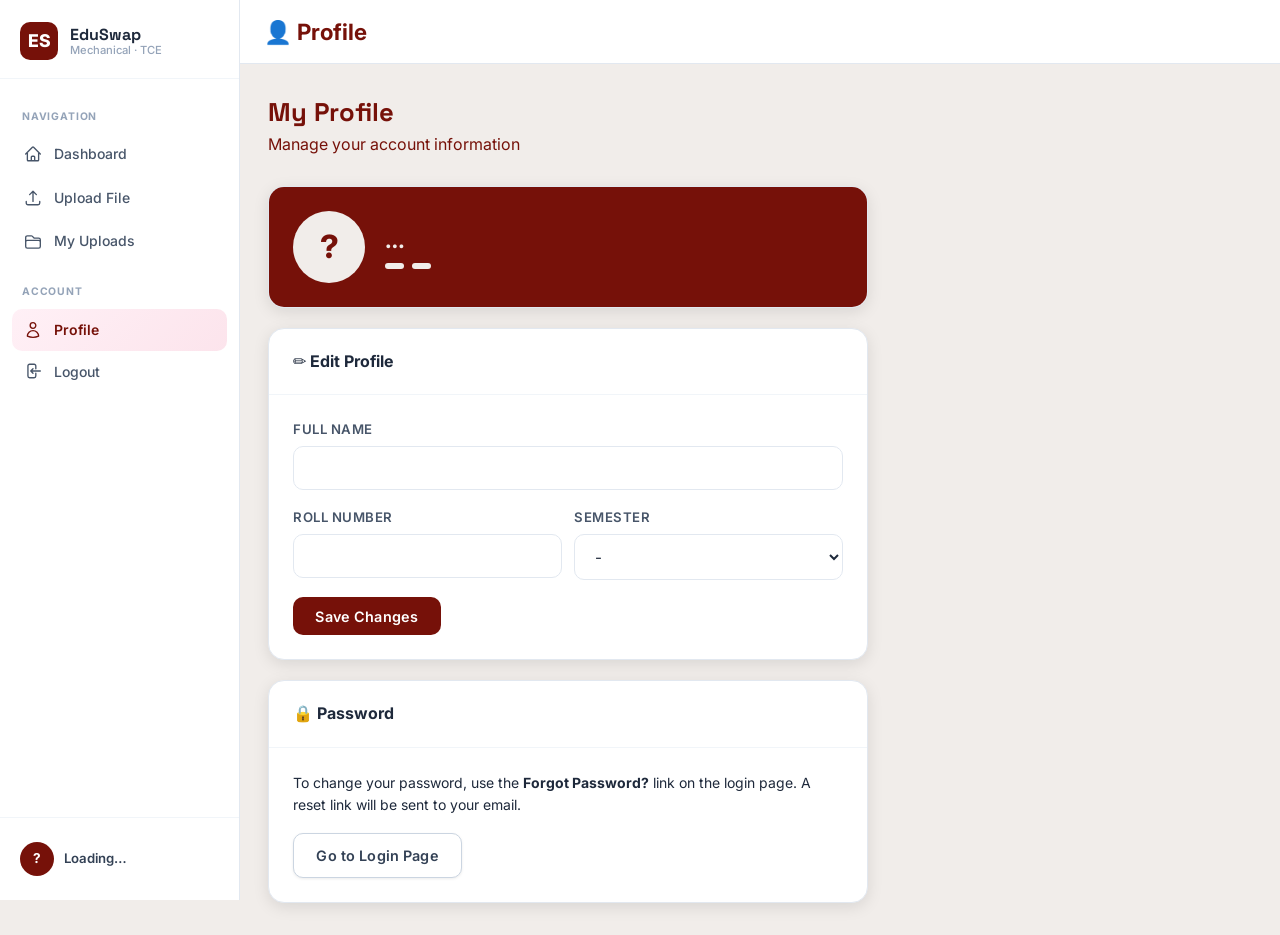
<file: frontend/profile.html>
<!DOCTYPE html>
<html lang="en">

<head>
  <meta charset="UTF-8" />
  <meta name="viewport" content="width=device-width, initial-scale=1.0" />
  <title>Profile</title>
  <meta name="description" content="Manage your EduSwap profile and account settings." />
  <link rel="stylesheet" href="css/styles.css" />
</head>

<body>

  <div id="toast-container"></div>
  <div id="sidebar-overlay" class="sidebar-overlay"></div>

  <div class="app-shell">
    <!-- SIDEBAR -->
    <nav id="sidebar" class="sidebar" aria-label="Main navigation">
      <div class="sidebar-brand">
        <div class="brand-logo">ES</div>
        <div class="brand-text">
          <div class="brand-name">EduSwap</div>
          <div class="brand-sub">Mechanical · TCE</div>
        </div>
      </div>
      <div class="sidebar-nav">
        <p class="nav-section-title">Navigation</p>
        <a href="dashboard.html" class="nav-item"><svg xmlns="http://www.w3.org/2000/svg" fill="none"
            viewBox="0 0 24 24" stroke-width="1.8" stroke="currentColor">
            <path stroke-linecap="round" stroke-linejoin="round"
              d="M2.25 12l8.954-8.955c.44-.439 1.152-.439 1.591 0L21.75 12M4.5 9.75v10.125c0 .621.504 1.125 1.125 1.125H9.75v-4.875c0-.621.504-1.125 1.125-1.125h2.25c.621 0 1.125.504 1.125 1.125V21h4.125c.621 0 1.125-.504 1.125-1.125V9.75M8.25 21h8.25" />
          </svg>Dashboard</a>
        <a href="upload.html" class="nav-item"><svg xmlns="http://www.w3.org/2000/svg" fill="none" viewBox="0 0 24 24"
            stroke-width="1.8" stroke="currentColor">
            <path stroke-linecap="round" stroke-linejoin="round"
              d="M3 16.5v2.25A2.25 2.25 0 005.25 21h13.5A2.25 2.25 0 0021 18.75V16.5m-13.5-9L12 3m0 0l4.5 4.5M12 3v13.5" />
          </svg>Upload File</a>
        <a href="my-uploads.html" class="nav-item"><svg xmlns="http://www.w3.org/2000/svg" fill="none"
            viewBox="0 0 24 24" stroke-width="1.8" stroke="currentColor">
            <path stroke-linecap="round" stroke-linejoin="round"
              d="M2.25 12.75V12A2.25 2.25 0 014.5 9.75h15A2.25 2.25 0 0121.75 12v.75m-8.69-6.44l-2.12-2.12a1.5 1.5 0 00-1.061-.44H4.5A2.25 2.25 0 002.25 6v12a2.25 2.25 0 002.25 2.25h15A2.25 2.25 0 0021.75 18V9a2.25 2.25 0 00-2.25-2.25h-5.379a1.5 1.5 0 01-1.06-.44z" />
          </svg>My Uploads</a>
        <p class="nav-section-title" style="margin-top:.5rem;">Account</p>
        <a href="profile.html" class="nav-item active"><svg xmlns="http://www.w3.org/2000/svg" fill="none"
            viewBox="0 0 24 24" stroke-width="1.8" stroke="currentColor">
            <path stroke-linecap="round" stroke-linejoin="round"
              d="M15.75 6a3.75 3.75 0 11-7.5 0 3.75 3.75 0 017.5 0zM4.501 20.118a7.5 7.5 0 0114.998 0A17.933 17.933 0 0112 21.75c-2.676 0-5.216-.584-7.499-1.632z" />
          </svg>Profile</a>
        <button class="nav-item" data-action="logout"
          style="width:100%;background:none;border:none;text-align:left;color:var(--slate-600);"><svg
            xmlns="http://www.w3.org/2000/svg" fill="none" viewBox="0 0 24 24" stroke-width="1.8" stroke="currentColor">
            <path stroke-linecap="round" stroke-linejoin="round"
              d="M15.75 9V5.25A2.25 2.25 0 0013.5 3h-6a2.25 2.25 0 00-2.25 2.25v13.5A2.25 2.25 0 007.5 21h6a2.25 2.25 0 002.25-2.25V15M12 9l-3 3m0 0l3 3m-3-3h12.75" />
          </svg>Logout</button>
      </div>
      <div class="sidebar-footer">
        <div class="user-pill">
          <div class="user-avatar" id="user-avatar">?</div>
          <div>
            <div class="user-name" id="user-name">Loading…</div>
            <div class="user-role" id="user-role"></div>
          </div>
        </div>
      </div>
    </nav>

    <!-- MAIN -->
    <div class="main-content">
      <header class="topbar">
        <div class="topbar-left">
          <button id="menu-toggle" class="menu-toggle" aria-label="Toggle menu">
            <svg xmlns="http://www.w3.org/2000/svg" fill="none" viewBox="0 0 24 24" stroke-width="2"
              stroke="currentColor" style="width:22px;height:22px;">
              <path stroke-linecap="round" stroke-linejoin="round" d="M3.75 6.75h16.5M3.75 12h16.5m-16.5 5.25h16.5" />
            </svg>
          </button>
          <span class="topbar-title">👤 Profile</span>
        </div>
      </header>

      <main class="page-content">
        <div class="page-header">
          <h1>My Profile</h1>
          <p>Manage your account information</p>
        </div>

        <div style="max-width:600px;display:flex;flex-direction:column;gap:1.25rem;">

          <!-- Profile card -->
          <div class="card">
            <div class="card-body1" style="display:flex;align-items:center;gap:1.25rem;">
              <div id="profile-avatar" style="
              width:72px;height:72px;border-radius:50%;
              background:#f1edea;
              display:flex;align-items:center;justify-content:center;
              color:#761109;font-size:2rem;font-weight:800;flex-shrink:0;">
                ?
              </div>
              <div>
                <h2 id="profile-name" style="font-size:1.3rem;font-weight:800;color: #f1edea;margin-bottom:.25rem;">…
                </h2>
                <p id="profile-email" style="font-size:.875rem;color:#f1edea;margin-bottom:.375rem;"></p>
                <div style="display:flex;gap:.5rem;flex-wrap:wrap;">
                  <span id="profile-role" class="badge badge-pink"></span>
                  <span id="profile-dept" class="badge badge-blue"></span>
                </div>
              </div>
            </div>
          </div>

          <!-- Edit profile form -->
          <div class="card">
            <div class="card-header">
              <span style="font-weight:700;">✏️ Edit Profile</span>
            </div>
            <div class="card-body">
              <form id="profile-form" novalidate>

                <div class="form-group">
                  <label for="pf-name" class="form-label">Full Name</label>
                  <input type="text" id="pf-name" class="form-input" required />
                </div>

                <!-- <div class="form-group">
                <label class="form-label">Email</label>
                <input type="email" id="pf-email-display" class="form-input" readonly style="background:white;color:black;" />
              </div>

              <div class="form-group">
                <label class="form-label">Department</label>
                <input type="text" id="pf-dept-display" class="form-input" readonly style="background:white;color:var(--slate-500);" />
              </div> -->

                <div style="display:grid;grid-template-columns:1fr 1fr;gap:.75rem;">
                  <div class="form-group">
                    <label for="pf-roll" class="form-label">Roll Number</label>
                    <input type="text" id="pf-roll" class="form-input" placeholder=" " />
                  </div>
                  <div class="form-group">
                    <label for="pf-semester" class="form-label">Semester</label>
                    <select id="pf-semester" class="form-input form-select">
                      <option value="">-</option>
                      <option value="1">Sem 1</option>
                      <option value="2">Sem 2</option>
                      <option value="3">Sem 3</option>
                      <option value="4">Sem 4</option>
                      <option value="5">Sem 5</option>
                      <option value="6">Sem 6</option>
                      <option value="7">Sem 7</option>
                      <option value="8">Sem 8</option>
                    </select>
                  </div>
                </div>

                <button type="submit" class="btn btn-primary">Save Changes</button>
              </form>
            </div>
          </div>

          <!-- Password section -->
          <div class="card">
            <div class="card-header">
              <span style="font-weight:700;">🔒 Password</span>
            </div>
            <div class="card-body">
              <p style="font-size:.875rem;color:var(--slate-500);margin-bottom:1rem;">
                To change your password, use the <strong>Forgot Password?</strong> link on the login page.
                A reset link will be sent to your email.
              </p>
              <a href="index.html" class="btn btn-secondary">Go to Login Page</a>
            </div>
          </div>

        </div>
      </main>
    </div>
  </div>

  <script type="module" src="js/profile.js"></script>
</body>

</html>
</file>
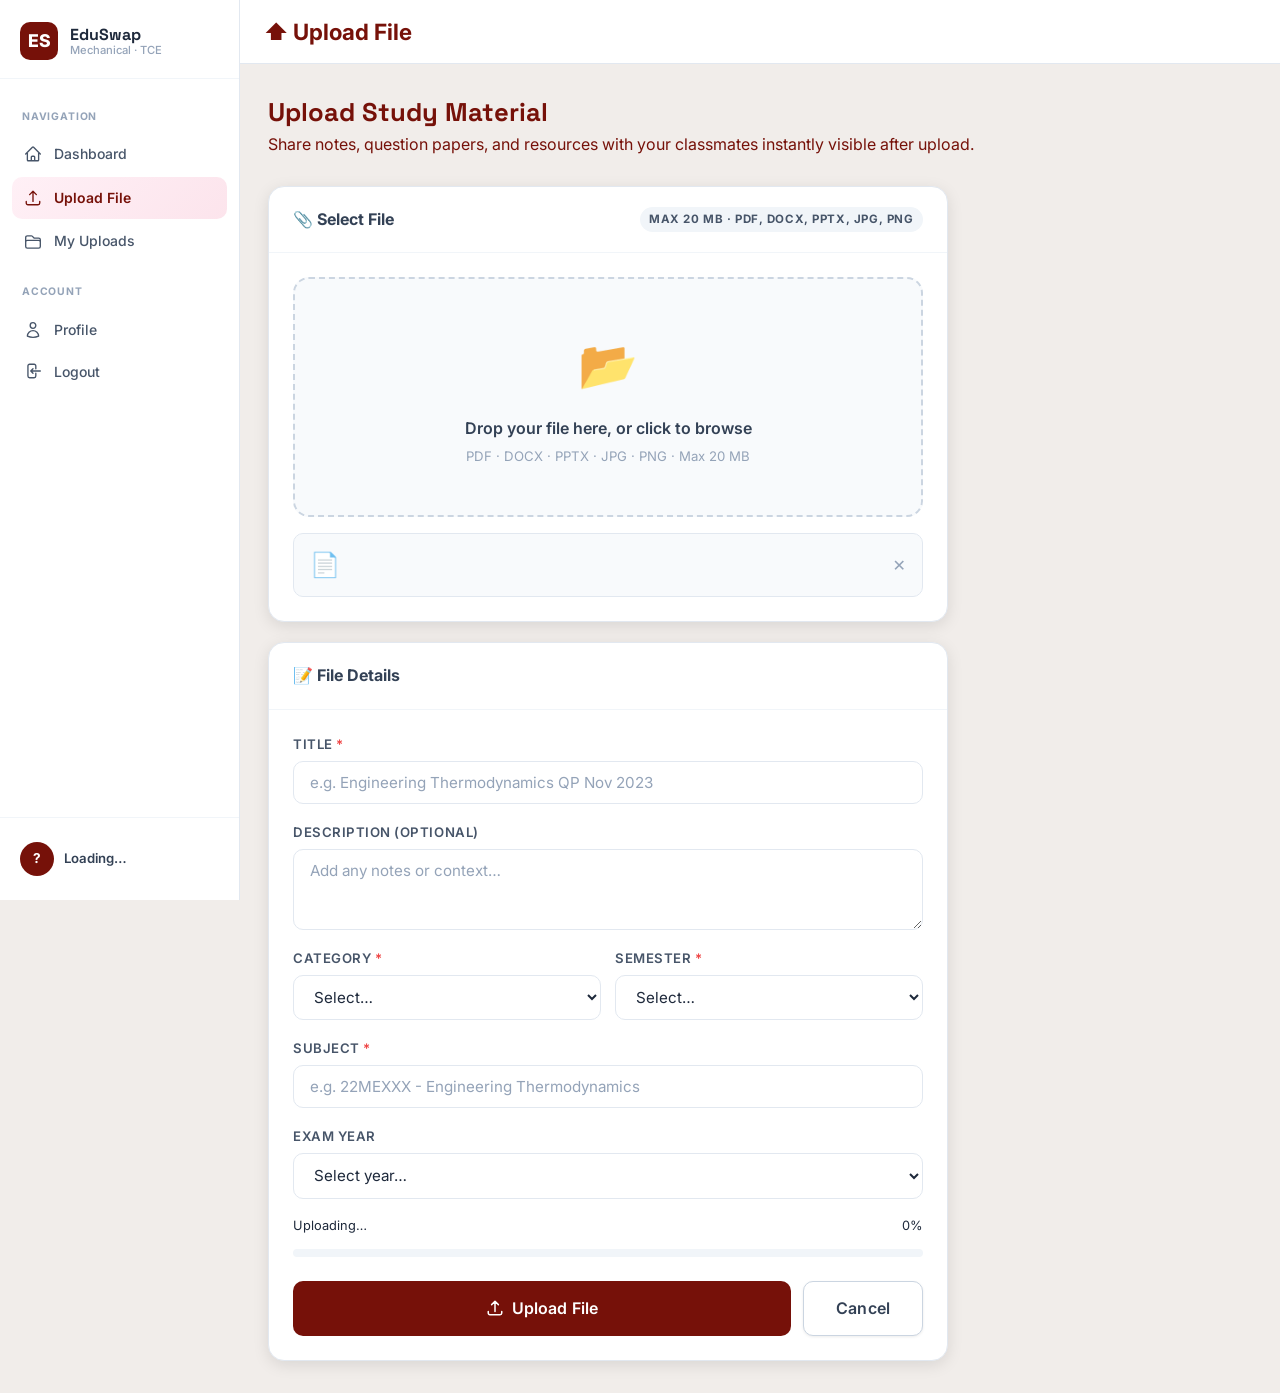
<file: frontend/upload.html>
<!DOCTYPE html>
<html lang="en">
<head>
  <meta charset="UTF-8" />
  <meta name="viewport" content="width=device-width, initial-scale=1.0" />
  <title>Upload File - EduSwap · Mechanical Dept · TCE</title>
  <meta name="description" content="Upload study materials and question papers for the Mechanical Department at TCE." />
  <link rel="stylesheet" href="css/styles.css" />
</head>
<body>

<div id="toast-container"></div>
<div id="sidebar-overlay" class="sidebar-overlay"></div>

<div class="app-shell">

  <!-- ════════════════ SIDEBAR ════════════════ -->
  <nav id="sidebar" class="sidebar" aria-label="Main navigation">
    <div class="sidebar-brand">
      <div class="brand-logo">ES</div>
      <div class="brand-text">
        <div class="brand-name">EduSwap</div>
        <div class="brand-sub">Mechanical · TCE</div>
      </div>
    </div>
    <div class="sidebar-nav">
      <p class="nav-section-title">Navigation</p>
      <a href="dashboard.html" class="nav-item">
        <svg xmlns="http://www.w3.org/2000/svg" fill="none" viewBox="0 0 24 24" stroke-width="1.8" stroke="currentColor"><path stroke-linecap="round" stroke-linejoin="round" d="M2.25 12l8.954-8.955c.44-.439 1.152-.439 1.591 0L21.75 12M4.5 9.75v10.125c0 .621.504 1.125 1.125 1.125H9.75v-4.875c0-.621.504-1.125 1.125-1.125h2.25c.621 0 1.125.504 1.125 1.125V21h4.125c.621 0 1.125-.504 1.125-1.125V9.75M8.25 21h8.25"/></svg>
        Dashboard
      </a>
      <a href="upload.html" class="nav-item active">
        <svg xmlns="http://www.w3.org/2000/svg" fill="none" viewBox="0 0 24 24" stroke-width="1.8" stroke="currentColor"><path stroke-linecap="round" stroke-linejoin="round" d="M3 16.5v2.25A2.25 2.25 0 005.25 21h13.5A2.25 2.25 0 0021 18.75V16.5m-13.5-9L12 3m0 0l4.5 4.5M12 3v13.5"/></svg>
        Upload File
      </a>
      <a href="my-uploads.html" class="nav-item">
        <svg xmlns="http://www.w3.org/2000/svg" fill="none" viewBox="0 0 24 24" stroke-width="1.8" stroke="currentColor"><path stroke-linecap="round" stroke-linejoin="round" d="M2.25 12.75V12A2.25 2.25 0 014.5 9.75h15A2.25 2.25 0 0121.75 12v.75m-8.69-6.44l-2.12-2.12a1.5 1.5 0 00-1.061-.44H4.5A2.25 2.25 0 002.25 6v12a2.25 2.25 0 002.25 2.25h15A2.25 2.25 0 0021.75 18V9a2.25 2.25 0 00-2.25-2.25h-5.379a1.5 1.5 0 01-1.06-.44z"/></svg>
        My Uploads
      </a>
      <p class="nav-section-title" style="margin-top:.5rem;">Account</p>
      <a href="profile.html" class="nav-item">
        <svg xmlns="http://www.w3.org/2000/svg" fill="none" viewBox="0 0 24 24" stroke-width="1.8" stroke="currentColor"><path stroke-linecap="round" stroke-linejoin="round" d="M15.75 6a3.75 3.75 0 11-7.5 0 3.75 3.75 0 017.5 0zM4.501 20.118a7.5 7.5 0 0114.998 0A17.933 17.933 0 0112 21.75c-2.676 0-5.216-.584-7.499-1.632z"/></svg>
        Profile
      </a>
      <button class="nav-item" data-action="logout" style="width:100%;background:none;border:none;text-align:left;color:var(--slate-600);">
        <svg xmlns="http://www.w3.org/2000/svg" fill="none" viewBox="0 0 24 24" stroke-width="1.8" stroke="currentColor"><path stroke-linecap="round" stroke-linejoin="round" d="M15.75 9V5.25A2.25 2.25 0 0013.5 3h-6a2.25 2.25 0 00-2.25 2.25v13.5A2.25 2.25 0 007.5 21h6a2.25 2.25 0 002.25-2.25V15M12 9l-3 3m0 0l3 3m-3-3h12.75"/></svg>
        Logout
      </button>
    </div>
    <div class="sidebar-footer">
      <div class="user-pill" onclick="location.href='profile.html'">
        <div class="user-avatar" id="user-avatar">?</div>
        <div>
          <div class="user-name" id="user-name">Loading…</div>
          <div class="user-role" id="user-role"></div>
        </div>
      </div>
    </div>
  </nav>

  <!-- ════════════════ MAIN ════════════════ -->
  <div class="main-content">
    <header class="topbar">
      <div class="topbar-left">
        <button id="menu-toggle" class="menu-toggle" aria-label="Toggle menu">
          <svg xmlns="http://www.w3.org/2000/svg" fill="none" viewBox="0 0 24 24" stroke-width="2" stroke="currentColor" style="width:22px;height:22px;"><path stroke-linecap="round" stroke-linejoin="round" d="M3.75 6.75h16.5M3.75 12h16.5m-16.5 5.25h16.5"/></svg>
        </button>
        <span class="topbar-title">⬆ Upload File</span>
      </div>
    </header>

    <main class="page-content">
      <div class="page-header">
        <h1>Upload Study Material</h1>
        <p>Share notes, question papers, and resources with your classmates instantly visible after upload.</p>
      </div>

      <div style="max-width:680px;">
        <div class="card">
          <div class="card-header">
            <span style="font-weight:700;color:var(--slate-700); ">📎 Select File</span>
            <span class="badge badge-slate">Max 20 MB · PDF, DOCX, PPTX, JPG, PNG</span>
          </div>
          <div class="card-body">

            <!-- Drop zone -->
            <div id="drop-zone" class="drop-zone" role="button" tabindex="0" aria-label="Drop file here or click to browse">
              <input type="file" id="file-input" accept=".pdf,.docx,.pptx,.jpg,.jpeg,.png,application/pdf,image/jpeg,image/png" aria-label="Choose file" />
              <div class="drop-zone-icon">📂</div>
              <p class="drop-zone-text">Drop your file here, or click to browse</p>
              <p class="drop-zone-sub">PDF · DOCX · PPTX · JPG · PNG · Max 20 MB</p>
            </div>

            <!-- File preview chip -->
            <div id="file-preview" class="hidden" style="
              display:flex; align-items:center; gap:.75rem;
              margin-top:1rem; padding:.75rem 1rem;
              background:var(--slate-50); border:1.5px solid var(--slate-200);
              border-radius:var(--radius-md);">
              <span id="preview-icon" style="font-size:1.5rem;">📄</span>
              <div style="flex:1; min-width:0;">
                <div id="preview-name" class="truncate" style="font-weight:600;font-size:.875rem;color:var(--slate-800);"></div>
                <div id="preview-size" style="font-size:.75rem;color:var(--slate-400);"></div>
              </div>
              <button type="button" onclick="document.getElementById('file-input').value='';document.getElementById('file-preview').classList.add('hidden');document.querySelector('.drop-zone-text').textContent='Drop your file here, or click to browse';document.querySelector('.drop-zone-sub').textContent='PDF · DOCX · PPTX · JPG · PNG · Max 20 MB';"
                style="color:var(--slate-400);background:none;border:none;cursor:pointer;font-size:1rem;">✕</button>
            </div>

          </div>
        </div>

        <div class="card" style="margin-top:1.25rem;">
          <div class="card-header">
            <span style="font-weight:700;color:var(--slate-700);">📝 File Details</span>
          </div>
          <div class="card-body">
            <form id="upload-form" novalidate>

              <div class="form-group">
                <label for="upload-title" class="form-label">Title <span style="color:var(--error);">*</span></label>
                <input type="text" id="upload-title" class="form-input" placeholder="e.g. Engineering Thermodynamics QP Nov 2023" required maxlength="200" />
              </div>

              <div class="form-group">
                <label for="upload-description" class="form-label">Description (optional)</label>
                <textarea id="upload-description" class="form-input form-textarea" rows="3" placeholder="Add any notes or context…" maxlength="1000" style="resize:vertical;"></textarea>
              </div>

              <div style="display:grid;grid-template-columns:1fr 1fr;gap:.875rem;">
                <div class="form-group">
                  <label for="upload-category" class="form-label">Category <span style="color:var(--error);">*</span></label>
                  <select id="upload-category" class="form-input form-select" required>
                    <option value="">Select…</option>
                    <option value="Question Paper">PY Terminal Question Papers</option>
                    <option value="Arrear Paper">Arrear Question Papers</option>
                    <option value="Notes">CAT I Question Papers </option>
                    <option value="Assignment">CAT II Question Papers </option>
                    <option value="Lab Manual">Notes</option>
                    <option value="Other">Others</option>
                  </select>
                </div>

                <div class="form-group">
                  <label for="upload-semester" class="form-label">Semester <span style="color:var(--error);">*</span></label>
                  <select id="upload-semester" class="form-input form-select" required>
                    <option value="">Select…</option>
                    <option value="1">1st Sem</option>
                    <option value="2">2nd Sem</option>
                    <option value="3">3rd Sem</option>
                    <option value="4">4th Sem</option>
                    <option value="5">5th Sem</option>
                    <option value="6">6th Sem</option>
                    <option value="7">7th Sem</option>
                    <option value="8">8th Sem</option>
                  </select>
                </div>
              </div>

              <div class="form-group">
                <label for="upload-subject" class="form-label">Subject <span style="color:var(--error);">*</span></label>
                <input type="text" id="upload-subject" class="form-input" placeholder="e.g. 22MEXXX - Engineering Thermodynamics" required maxlength="150" />
              </div>

              <div class="form-group" id="exam-year-group">
                <label for="upload-exam-year" class="form-label">Exam Year</label>
                <select id="upload-exam-year" class="form-input form-select">
                  <option value="">Select year…</option>
                  <option value="2026">2030</option>
                  <option value="2026">2029</option>
                  <option value="2026">2028</option>
                  <option value="2026">2027</option>
                  <option value="2026">2026</option>
                  <option value="2025">2025</option>
                  <option value="2024">2024</option>
                  <option value="2023">2023</option>
                  <option value="2022">2022</option>
                  <option value="2021">2021</option>
                  <option value="2020">2020</option>
                  <option value="2019">2019</option>
                  <option value="2018">2018</option>
                  <option value="2017">2017</option>
                  <option value="2016">2016</option>
                </select>
              </div>

              

              <!-- Progress bar -->
              <div id="progress-wrapper" class="hidden" style="margin-bottom:1rem;">
                <div style="display:flex;justify-content:space-between;font-size:.8rem;color:var(--slate-500);margin-bottom:.375rem;">
                  <span>Uploading…</span>
                  <span id="progress-pct">0%</span>
                </div>
                <div class="progress-bar-wrapper">
                  <div id="upload-progress" class="progress-bar" style="width:0%;"></div>
                </div>
              </div>

              <div style="display:flex;gap:.75rem;margin-top:1.5rem;">
                <button type="submit" class="btn btn-primary btn-lg" style="flex:1;">
                  <svg xmlns="http://www.w3.org/2000/svg" fill="none" viewBox="0 0 24 24" stroke-width="2" stroke="currentColor" style="width:18px;height:18px;"><path stroke-linecap="round" stroke-linejoin="round" d="M3 16.5v2.25A2.25 2.25 0 005.25 21h13.5A2.25 2.25 0 0021 18.75V16.5m-13.5-9L12 3m0 0l4.5 4.5M12 3v13.5"/></svg>
                  Upload File
                </button>
                <a href="dashboard.html" class="btn btn-secondary btn-lg">Cancel</a>
              </div>
            </form>
          </div>
        </div>

      </div>
    </main>
  </div>
</div>

<script type="module" src="js/upload.js"></script>
</body>
</html>
</file>
<file: frontend/css/auth.css>
/* ============================================================
   EduSwap – Login/Signup Page Styles
   Material-Design split card with sliding animation
   ============================================================ */

@import url('https://fonts.googleapis.com/css2?family=Inter:wght@300;400;500;600;700;800&family=Space+Grotesk:wght@600;700;800&display=swap');

*,
*::before,
*::after {
  box-sizing: border-box;
  margin: 0;
  padding: 0;
}

:root {
  --pink-500: #761109;
  --pink-600: #761109;
  --pink-700: #761109;
  --pink-100: #fce4ec;
  --white: #f2eeeb;
  --slate-800: #1e293b;
  --slate-600: #475569;
  --slate-400: #94a3b8;
  --slate-200: #e2e8f0;
  --slate-100: #f1f5f9;
  --error: #ef4444;
  --success: #10b981;
}

body {
  font-family: 'Inter', system-ui, sans-serif;
  min-height: 100vh;
  background: linear-gradient(135deg, #fce4ec 0%, #f3e5f5 40%, #e8eaf6 100%);
  display: flex;
  align-items: center;
  justify-content: center;
  padding: 1rem;
}

/* ── Auth Container ─────────────────────────────────────────── */
.auth-container {
  width: 100%;
  max-width: 860px;
  min-height: 540px;
  position: relative;
  perspective: 1000px;
}

/* ── The main split card ─────────────────────────────────────── */
.auth-card {
  display: flex;
  border-radius: 24px;
  overflow: hidden;
  box-shadow: 0 24px 80px rgba(0, 0, 0, 0.18);
  min-height: 540px;
  position: relative;
}

/* ── Left colored panel ──────────────────────────────────────── */
.auth-panel {
  width: 200px;
  flex-shrink: 0;
  background: linear-gradient(150deg, #761109 0%, #761109 40%, #761109 100%);
  display: flex;
  flex-direction: column;
  align-items: center;
  justify-content: center;
  padding: 2.5rem 1.5rem;
  position: relative;
  overflow: hidden;
}

/* Decorative circles */
.auth-panel::before,
.auth-panel::after {
  content: '';
  position: absolute;
  border-radius: 50%;
  background: rgba(255, 255, 255, 0.06);
}

.auth-panel::before {
  width: 240px;
  height: 240px;
  bottom: -80px;
  right: -80px;
}

.auth-panel::after {
  width: 140px;
  height: 140px;
  top: -40px;
  left: -50px;
}

/* Diamond logo mark */
.auth-logo-diamond {
  width: 64px;
  height: 64px;
  background: rgba(255, 255, 255, 0.25);
  border: 2px solid rgba(255, 255, 255, 0.5);
  border-radius: 14px;
  transform: rotate(45deg);
  display: flex;
  align-items: center;
  justify-content: center;
  margin-bottom: 2.5rem;
  backdrop-filter: blur(8px);
  box-shadow: 0 8px 32px rgba(0, 0, 0, 0.15);
}

.auth-logo-diamond span {
  transform: rotate(-45deg);
  font-family: 'Space Grotesk', sans-serif;
  font-weight: 800;
  font-size: 1.3rem;
  color: white;
  letter-spacing: -0.02em;
}

/* Tab buttons in colored panel */
.auth-tabs {
  display: flex;
  flex-direction: column;
  gap: 0.875rem;
  width: 100%;
  position: relative;
  z-index: 1;
}

.auth-tab {
  padding: 0.75rem 1.25rem;
  border-radius: 12px;
  font-size: 0.85rem;
  font-weight: 700;
  letter-spacing: 0.08em;
  text-align: center;
  cursor: pointer;
  border: 2px solid transparent;
  transition: all 0.3s ease;
  text-transform: uppercase;
}

.auth-tab.tab-login {
  background: rgba(255, 255, 255, 0.22);
  border-color: rgba(255, 255, 255, 0.4);
  color: white;
}

.auth-tab.tab-login.active,
.auth-tab.tab-login:hover {
  background: white;
  color: var(--pink-600);
  border-color: white;
}

.auth-tab.tab-signup {
  background: transparent;
  border-color: rgba(255, 255, 255, 0.3);
  color: rgba(255, 255, 255, 0.75);

}

.auth-tab.tab-signup.active,
.auth-tab.tab-signup:hover {
  background: rgba(255, 255, 255, 0.18);
  color:var(--pink-600);
  border-color: rgba(255, 255, 255, 0.5);
  background: white;
  
}


.auth-panel-brand {
  margin-top: 2rem;
  text-align: center;
  position: relative;
  z-index: 1;
}

.auth-panel-brand h2 {
  font-family: 'Space Grotesk', sans-serif;
  font-size: 1.3rem;
  font-weight: 800;
  color: white;
  letter-spacing: 2px;
}

.auth-panel-brand p {
  font-size: 0.7rem;
  color: rgba(255, 255, 255, 0.7);
  margin-top: 0.25rem;
  line-height: 1.4;
}

/* ── Right form panel ────────────────────────────────────────── */
.auth-form-panel {
  flex: 1;
  background: white;
  position: relative;
  overflow: hidden;
}

/* Sliding wrapper that holds both forms side by side */
.forms-slider {
  display: flex;
  width: 200%;
  height: 100%;
  transition: transform 0.45s cubic-bezier(0.4, 0, 0.2, 1);
}

.forms-slider.show-signup {
  transform: translateX(-50%);
}

.form-panel {
  width: 50%;
  padding: 2.5rem 2.75rem;
  display: flex;
  flex-direction: column;
  justify-content: center;
  overflow-y: auto;
  max-height: 580px;
  
}

/* ── Form headings ───────────────────────────────────────────── */
.form-panel h2 {
  font-family: 'Space Grotesk', sans-serif;
  font-size: 1.65rem;
  font-weight: 800;
  color: #761109;
  margin-bottom: 0.375rem;
  letter-spacing: -0.02em;
}

.form-panel .form-subtitle {
  font-size: 0.875rem;
  color: var(--slate-400);
  margin-bottom: 1.75rem;
}

/* ── Input styles ────────────────────────────────────────────── */
.auth-form .form-group {
  margin-bottom: 1rem;
}

.auth-form .form-label {
  display: block;
  font-size: 0.75rem;
  font-weight: 700;
  text-transform: uppercase;
  letter-spacing: 0.06em;
  color: var(--slate-600);
  margin-bottom: 0.375rem;
}

.auth-form .input-wrap {
  position: relative;
}

.auth-form .form-input {
  width: 100%;
  padding: 0.7rem 1rem 0.7rem 2.75rem;
  border: 1.5px solid var(--slate-200);
  border-radius: 10px;
  font-size: 0.925rem;
  color: var(--slate-800);
  background: #fafafa;
  transition: all 0.2s ease;
}

.auth-form select.form-input,
.auth-form .form-select {
  width: 100%;
  padding: 0.7rem 2.25rem 0.7rem 1rem;
  border: 1.5px solid var(--slate-200);
  border-radius: 10px;
  font-size: 0.925rem;
  color: var(--slate-800);
  background-color: #fafafa;
  cursor: pointer;
  appearance: none;
  -webkit-appearance: none;
  -moz-appearance: none;
  background-image: url("data:image/svg+xml,%3Csvg xmlns='http://www.w3.org/2000/svg' fill='none' viewBox='0 0 24 24' stroke-width='2' stroke='%23475569'%3E%3Cpath stroke-linecap='round' stroke-linejoin='round' d='M19.5 8.25l-7.5 7.5-7.5-7.5'%3E%3C/path%3E%3C/svg%3E");
  background-repeat: no-repeat;
  background-position: right 0.85rem center;
  background-size: 16px 16px;
  transition: all 0.2s ease;
}

.auth-form select.form-input:focus,
.auth-form .form-select:focus {
  border-color: var(--pink-500);
  background-color: white;
  box-shadow: 0 0 0 3px rgba(232, 67, 147, 0.1);
  outline: none;
}

.auth-form .form-input:focus {
  border-color: var(--pink-500);
  background: white;
  box-shadow: 0 0 0 3px rgba(232, 67, 147, 0.1);
  outline: none;
}

.auth-form .form-input.error {
  border-color: var(--error);
}

.auth-form .form-input[readonly] {
  background: var(--slate-100);
  color: var(--slate-500);
  cursor: not-allowed;
}

.auth-form .input-icon {
  position: absolute;
  left: 0.85rem;
  top: 50%;
  transform: translateY(-50%);
  color: var(--slate-400);
  width: 17px;
  height: 17px;
  pointer-events: none;
}

.auth-form .eye-toggle {
  position: absolute;
  right: 0.85rem;
  top: 50%;
  transform: translateY(-50%);
  color: var(--slate-400);
  background: none;
  border: none;
  cursor: pointer;
  padding: 0;
  display: flex;
  align-items: center;
}

.auth-form .eye-toggle:hover {
  color: var(--slate-700);
}

.auth-form .eye-toggle svg {
  width: 17px;
  height: 17px;
}

.field-error {
  font-size: 0.75rem;
  color: var(--error);
  margin-top: 0.3rem;
  display: flex;
  align-items: center;
  gap: 0.25rem;
}

/* ── Forgot password ─────────────────────────────────────────── */
.forgot-link {
  font-size: 0.8rem;
  color: var(--pink-600);
  font-weight: 600;
  float: right;
  margin-top: 0.5rem;
  margin-bottom: 0.5rem;
  text-decoration: none;
}

.forgot-link:hover {
  color: var(--pink-700);
  text-decoration: underline;


}

/* ── Submit buttons ──────────────────────────────────────────── */
.auth-btn {
  width: 100%;
  padding: 0.85rem 1.5rem;
  border-radius: 10px;
  font-size: 0.9rem;
  font-weight: 700;
  letter-spacing: 0.06em;
  text-transform: uppercase;
  background: linear-gradient(135deg, var(--pink-500), var(--pink-700));
  color: white;
  border: none;
  cursor: pointer;
  box-shadow: 0 4px 16px rgba(232, 67, 147, 0.35);
  transition: all 0.2s ease;
  margin-top: 0.5rem;
  display: flex;
  align-items: center;
  justify-content: center;
  gap: 0.5rem;
}

.auth-btn:hover {
  transform: translateY(-1px);
  box-shadow: 0 6px 24px rgba(232, 67, 147, 0.45);
}

.auth-btn:active {
  transform: translateY(0);
}

.auth-btn:disabled {
  opacity: 0.6;
  cursor: not-allowed;
  transform: none !important;
}

/* ── Switch link (bottom) ────────────────────────────────────── */
.auth-switch {
  text-align: center;
  font-size: 0.82rem;
  color: var(--slate-400);
  margin-top: 1.25rem;
}

.auth-switch a {
  color: var(--pink-600);
  font-weight: 600;
  text-decoration: none;
  cursor: pointer;
}

.auth-switch a:hover {
  text-decoration: underline;
}

/* ── Two-column row for form ─────────────────────────────────── */
.form-row {
  display: grid;
  grid-template-columns: 1fr 1fr;
  gap: 0.75rem;
}

/* ── Role toggle ─────────────────────────────────────────────── */
.role-toggle {
  display: flex;
  border: 1.5px solid var(--slate-200);
  border-radius: 10px;
  overflow: hidden;
  background: var(--slate-100);
}

.role-option {
  flex: 1;
  padding: 0.65rem 0.5rem;
  text-align: center;
  font-size: 0.825rem;
  font-weight: 600;
  cursor: pointer;
  transition: all 0.2s ease;
  color: var(--slate-500);
  user-select: none;
}

.role-option.active {
  background: linear-gradient(135deg, var(--pink-500), var(--pink-700));
  color: white;
  border-radius: 8px;
}

/* ── Alert banner ────────────────────────────────────────────── */
.auth-alert {
  border-radius: 8px;
  padding: 0.7rem 1rem;
  font-size: 0.825rem;
  font-weight: 500;
  display: flex;
  align-items: flex-start;
  gap: 0.5rem;
  margin-bottom: 1rem;
}

.auth-alert.error {
  background: #fee2e2;
  color: #b91c1c;
}

.auth-alert.success {
  background: #d1fae5;
  color: #065f46;
}

.auth-alert.info {
  background: #dbeafe;
  color: #1e40af;
}

.auth-alert svg {
  width: 16px;
  height: 16px;
  flex-shrink: 0;
  margin-top: 1px;
}

/* ── Toast (shared) ──────────────────────────────────────────── */
#toast-container {
  position: fixed;
  top: 1.25rem;
  right: 1.25rem;
  z-index: 9999;
  display: flex;
  flex-direction: column;
  gap: 0.625rem;
}

.toast {
  display: flex;
  align-items: flex-start;
  gap: 0.75rem;
  padding: 0.875rem 1.25rem;
  background: white;
  border-radius: 10px;
  box-shadow: 0 8px 32px rgba(0, 0, 0, 0.14);
  border-left: 4px solid;
  min-width: 260px;
  max-width: 340px;
  animation: toastIn 0.3s ease, toastOut 0.3s ease 3.7s forwards;
}

.toast.success {
  border-color: var(--success);
}

.toast.error {
  border-color: var(--error);
}

.toast.info {
  border-color: #3b82f6;
}

@keyframes toastIn {
  from {
    opacity: 0;
    transform: translateX(20px);
  }

  to {
    opacity: 1;
    transform: translateX(0);
  }
}

@keyframes toastOut {
  from {
    opacity: 1;
  }

  to {
    opacity: 0;
  }
}

/* ── RESPONSIVE — Mobile ─────────────────────────────────────── */
@media (max-width: 640px) {
  body {
    padding: 0;
    align-items: flex-start;
    background: white;
  }

  .auth-container {
    max-width: 100%;
    min-height: 100vh;
    border-radius: 0;
  }

  .auth-card {
    flex-direction: column;
    border-radius: 0;
    min-height: 100vh;
    box-shadow: none;
  }

  /* Compact banner on mobile: logo + brand neatly aligned together */
  .auth-panel {
    width: 100%;
    display: flex;
    justify-content: center;
    align-items: center;
    gap: 1rem;
    padding: 1.125rem 1.25rem;
    min-height: unset;
    box-sizing: border-box;
  }

  .auth-logo-diamond {
    width: 50px;
    height: 50px;
    flex-shrink: 0;
    margin-top: 10px;
    margin-bottom: 0;
    border-radius: 10px;
  }

  .auth-logo-diamond span {
    font-size:25px;
  }

  .auth-panel-brand {
    margin-top: 0;
    text-align: left;
    flex: 1;
    min-width: 0;
  }

  .auth-panel-brand h2 {
    font-size: 1.15rem;
    line-height: 1.2;
    margin-bottom: 0.15rem;
    text-align: center;
  }

  .auth-panel-brand p {
    font-size: 0.7rem;
    line-height: 1.5;
    color: rgba(255, 255, 255, 0.8);
    word-break: break-word;
    text-align: center;
    letter-spacing: 1px;
  }

  /* Hide tabs on mobile; use the bottom switch link instead */
  .auth-tabs {
    display: none;
  }

  /* Center the form vertically & horizontally on mobile */
  .auth-form-panel {
    flex: 1;
    display: flex;
    flex-direction: column;
    justify-content: center;
    align-items: center;
    width: 100%;
    overflow-y: auto;
    box-sizing: border-box;
  }

  /* On mobile: show forms stacked, no slide animation */
  .forms-slider {
    display: flex;
    flex-direction: column;
    justify-content: center;
    align-items: center;
    width: 100%;
    flex: 1;
    transform: none !important;
    transition: none !important;
  }

  .form-panel {
    width: 100%;
    max-width: 400px;
    margin: auto;
    max-height: none;
    display: none;
    flex-direction: column;
    justify-content: center;
    padding: 1.5rem 1.25rem 2rem;
    box-sizing: border-box;
  }

  #login-form-panel{
    margin-top: 0;
    /* background: #000; */
  }

  .form-panel.active {
    display: flex;
  }

  .form-panel h2 {
    font-size: 1.5rem;
  }

  .form-panel .form-subtitle {
    margin-bottom: 1.35rem;
  }

  .form-row {
    grid-template-columns: 1fr;
  }

  .form-select option{
  background:white;
  color: #761109;
  font-weight: bold;
  font-size: 0.825rem;
}




}
</file>
<file: frontend/css/styles.css>
/* ============================================================
   EduSwap – Global Styles
   Mechanical Dept · Thiagarajar College of Engineering
   ============================================================ */

@import url('https://fonts.googleapis.com/css2?family=Inter:wght@300;400;500;600;700;800&family=Space+Grotesk:wght@400;500;600;700&display=swap');

/* ── Design Tokens ─────────────────────────────────────────── */
:root {
  --pink-500: #761109;
  --pink-600: #761109;
  --pink-700: #761109;
  --pink-100: #fce4ec;
  --pink-50: #fff0f6;

  --slate-900: #0f172a;
  --slate-800: #1e293b;
  --slate-700: #334155;
  --slate-600: #475569;
  --slate-400: #94a3b8;
  --slate-300: #cbd5e1;
  --slate-200: #e2e8f0;
  --slate-100: #f1f5f9;
  --slate-50: #f8fafc;
  --white: #ffffff;

  --success: #10b981;
  --warning: #f59e0b;
  --error: #ef4444;
  --info: #3b82f6;

  --radius-sm: 6px;
  --radius-md: 10px;
  --radius-lg: 16px;
  --radius-xl: 24px;
  --radius-full: 9999px;

  --shadow-sm: 0 1px 3px rgba(0, 0, 0, .08);
  --shadow-md: 0 4px 16px rgba(0, 0, 0, .10);
  --shadow-lg: 0 8px 32px rgba(0, 0, 0, .14);
  --shadow-xl: 0 20px 60px rgba(0, 0, 0, .20);

  --transition: 0.2s ease;
  --transition-slow: 0.45s cubic-bezier(0.4, 0, 0.2, 1);

  --sidebar-width: 240px;
  --topbar-height: 64px;
}

/* ── Reset ──────────────────────────────────────────────────── */
*,
*::before,
*::after {
  box-sizing: border-box;
  margin: 0;
  padding: 0;
}

html {
  scroll-behavior: smooth;
  overflow-x: hidden;
}

body {
  font-family: 'Inter', system-ui, sans-serif;
  background: #f1edea;
  color: var(--slate-800);
  line-height: 1.6;
  min-height: 100vh;
  overflow-x: hidden;
}

a {
  color: var(--pink-500);
  text-decoration: none;
  transition: color var(--transition);
}

a:hover {
  color: var(--pink-700);
}

img,
svg {
  display: block;
  max-width: 100%;
}

button {
  cursor: pointer;
  font-family: inherit;
  border: none;
  outline: none;
}

input,
select,
textarea {
  font-family: inherit;
  font-size: 1rem;
  outline: none;
}

/* ── Utility Classes ─────────────────────────────────────────── */
.sr-only {
  position: absolute;
  width: 1px;
  height: 1px;
  padding: 0;
  margin: -1px;
  overflow: hidden;
  clip: rect(0, 0, 0, 0);
  white-space: nowrap;
  border: 0;
}

.flex {
  display: flex;
}

.items-center {
  align-items: center;
}

.justify-between {
  justify-content: space-between;
}

.gap-2 {
  gap: 0.5rem;
}

.gap-3 {
  gap: 0.75rem;
}

.gap-4 {
  gap: 1rem;
}

.text-sm {
  font-size: 0.875rem;
}

.text-xs {
  font-size: 0.75rem;
}

.text-muted {
  color: var(--slate-400);
}

.font-semibold {
  font-weight: 600;
}

.font-bold {
  font-weight: 700;
}

.truncate {
  overflow: hidden;
  text-overflow: ellipsis;
  white-space: nowrap;
}

/* ── Gradient Brand ──────────────────────────────────────────── */
.grad {
  background: linear-gradient(135deg, var(--pink-500), var(--pink-700));
}

.grad-text {
  background: linear-gradient(135deg, var(--pink-500), var(--pink-700));
  -webkit-background-clip: text;
  -webkit-text-fill-color: transparent;
  background-clip: text;
}

/* ── Buttons ─────────────────────────────────────────────────── */
.btn {
  display: inline-flex;
  align-items: center;
  justify-content: center;
  gap: 0.5rem;
  padding: 0.65rem 1.4rem;
  border-radius: var(--radius-md);
  font-size: 0.9rem;
  font-weight: 600;
  letter-spacing: 0.01em;
  transition: all var(--transition);
  white-space: nowrap;
}

.btn-primary {
  background-color: #761109;
  color: var(--white);

}

.btn-primary:hover {
  transform: translateY(-1px);
  background-color: white;
  transition: 0.5s;
  border: 1px solid #761109;
  color: #761109;


}

.btn-primary:active {
  transform: translateY(0);
}

.btn-secondary {
  background: var(--white);
  color: var(--slate-700);
  border: 1.5px solid var(--slate-300);
  box-shadow: var(--shadow-sm);
}

.btn-secondary:hover {
  background: var(--slate-50);
  color: #761109;
  border-color: var(--slate-400);
}

.btn-ghost {
  background: transparent;
  color: var(--slate-600);
  padding: 0.5rem 0.75rem;
}

.btn-ghost:hover {
  background: var(--slate-100);
  color: var(--slate-800);
}

.btn-danger {
  background: linear-gradient(135deg, #ef4444, #b91c1c);
  color: white;
  box-shadow: 0 4px 14px rgba(239, 68, 68, 0.3);
}

.btn-danger:hover {
  transform: translateY(-1px);
  box-shadow: 0 6px 20px rgba(239, 68, 68, 0.4);
}

.btn-sm {
  padding: 0.4rem 0.9rem;
  font-size: 0.8rem;
  border-radius: var(--radius-sm);
}

.btn-lg {
  padding: 0.875rem 2rem;
  font-size: 1rem;
}

.btn-block {
  width: 100%;
}

.btn:disabled {
  opacity: 0.6;
  cursor: not-allowed;
  transform: none !important;
  box-shadow: none !important;
}

/* ── Form Controls ──────────────────────────────────────────── */
.form-group {
  display: flex;
  flex-direction: column;
  gap: 0.375rem;
  margin-bottom: 1.1rem;
}

.form-label {
  font-size: 0.825rem;
  font-weight: 600;
  color: var(--slate-600);
  text-transform: uppercase;
  letter-spacing: 0.04em;
}

.form-input,
.form-select,
.form-textarea {
  width: 100%;
  padding: 0.7rem 1rem;
  border: 1.5px solid var(--slate-200);
  border-radius: var(--radius-md);
  background: var(--white);
  color: var(--slate-800);
  font-size: 0.95rem;
  transition: border-color var(--transition), box-shadow var(--transition);
}

.form-input:focus,
.form-select:focus,
.form-textarea:focus {
  border-color: var(--pink-500);
  box-shadow: 0 0 0 3px rgba(232, 67, 147, 0.12);
}

.form-input::placeholder,
.form-textarea::placeholder {
  color: var(--slate-400);
}

.form-input.error,
.form-select.error {
  border-color: var(--error);
}

.form-error {
  font-size: 0.78rem;
  color: var(--error);
  margin-top: 0.2rem;
  display: flex;
  align-items: center;
  gap: 0.25rem;
}


.form-select option {
  background: white;
  color: #761109;
  font-weight: bold;
  font-size: 0.825rem;
}

.input-icon-wrapper {
  position: relative;
}

.input-icon-wrapper .form-input {
  padding-left: 2.75rem;
}

.input-icon-wrapper .input-icon {
  position: absolute;
  left: 0.875rem;
  top: 50%;
  transform: translateY(-50%);
  color: var(--slate-400);
  pointer-events: none;
  width: 18px;
  height: 18px;
}

.input-icon-wrapper .input-icon-right {
  position: absolute;
  right: 0.875rem;
  top: 50%;
  transform: translateY(-50%);
  color: var(--slate-400);
  cursor: pointer;
  width: 18px;
  height: 18px;
  background: none;
  border: none;
  display: flex;
  align-items: center;
  justify-content: center;
}

.input-icon-wrapper .input-icon-right:hover {
  color: var(--slate-700);
}

/* ── Cards ───────────────────────────────────────────────────── */
.card {
  background: var(--white);
  border-radius: var(--radius-lg);
  box-shadow: var(--shadow-md);
  border: 1px solid var(--slate-200);
  overflow: hidden;
}

.card-body1 {
  background: var(--pink-500);
}

.card-header {
  padding: 1.25rem 1.5rem;
  border-bottom: 1px solid var(--slate-100);
  display: flex;
  align-items: center;
  justify-content: space-between;
}

.card-body,
.card-body1 {
  padding: 1.5rem;
}

/* ── Badges ──────────────────────────────────────────────────── */
.badge {
  display: inline-flex;
  align-items: center;
  gap: 0.3rem;
  padding: 0.2rem 0.6rem;
  border-radius: var(--radius-full);
  font-size: 0.72rem;
  font-weight: 700;
  text-transform: uppercase;
  letter-spacing: 0.05em;
}

.badge-pink {
  background: #f1edea;
  color: var(--pink-700);
}

.badge-blue {
  background: #f1edea;
  color: #207c02;
}

.badge-green {
  background: #d1fae5;
  color: #065f46;
}

.badge-yellow {
  background: #fef3c7;
  color: #92400e;
}

.badge-purple {
  background: #ede9fe;
  color: #5b21b6;
}

.badge-slate {
  background: var(--slate-100);
  color: var(--slate-600);
}

.badge-red {
  background: #fee2e2;
  color: #991b1b;
}

/* ── Toast Notifications ─────────────────────────────────────── */
#toast-container {
  position: fixed;
  top: 1.25rem;
  right: 1.25rem;
  z-index: 9999;
  display: flex;
  flex-direction: column;
  gap: 0.625rem;
  pointer-events: none;
}

.toast {
  pointer-events: all;
  display: flex;
  align-items: flex-start;
  gap: 0.75rem;
  padding: 0.875rem 1.25rem;
  background: var(--white);
  border-radius: var(--radius-md);
  box-shadow: var(--shadow-lg);
  border-left: 4px solid;
  min-width: 280px;
  max-width: 360px;
  animation: toastIn 0.3s ease, toastOut 0.3s ease 3.7s forwards;
}

.toast.success {
  border-color: var(--success);
}

.toast.error {
  border-color: var(--error);
}

.toast.info {
  border-color: var(--info);
}

.toast.warning {
  border-color: var(--warning);
}

.toast-icon {
  font-size: 1.1rem;
  flex-shrink: 0;
  margin-top: 1px;
}

.toast-msg {
  flex: 1;
  font-size: 0.875rem;
  color: var(--slate-700);
  line-height: 1.4;
}

.toast-close {
  color: var(--slate-400);
  font-size: 1.1rem;
  cursor: pointer;
  flex-shrink: 0;
}

.toast-close:hover {
  color: var(--slate-700);
}

@keyframes toastIn {
  from {
    opacity: 0;
    transform: translateX(20px);
  }

  to {
    opacity: 1;
    transform: translateX(0);
  }
}

@keyframes toastOut {
  from {
    opacity: 1;
  }

  to {
    opacity: 0;
  }
}

/* ── Modal ───────────────────────────────────────────────────── */
.modal-overlay {
  position: fixed;
  inset: 0;
  background: rgba(15, 23, 42, 0.6);
  backdrop-filter: blur(4px);
  z-index: 500;
  display: flex;
  align-items: center;
  justify-content: center;
  padding: 1rem;
  opacity: 0;
  pointer-events: none;
  transition: opacity var(--transition);
}

.modal-overlay.open {
  opacity: 1;
  pointer-events: all;
}

.modal {
  background: var(--white);
  border-radius: var(--radius-xl);
  box-shadow: var(--shadow-xl);
  width: 100%;
  max-width: 520px;
  max-height: 90vh;
  overflow-y: auto;
  transform: scale(0.95);
  transition: transform var(--transition);
}

.modal-overlay.open .modal {
  transform: scale(1);
}

.modal-header {
  padding: 1.5rem 1.75rem 1rem;
  display: flex;
  align-items: center;
  justify-content: space-between;
  border-bottom: 1px solid var(--slate-100);
}

.modal-title {
  font-size: 1.15rem;
  font-weight: 700;
  color: var(--slate-800);
}

.modal-close {
  width: 32px;
  height: 32px;
  border-radius: var(--radius-full);
  display: flex;
  align-items: center;
  justify-content: center;
  color: var(--slate-400);
  background: var(--slate-100);
  border: none;
  cursor: pointer;
  font-size: 1.1rem;
  transition: all var(--transition);
}

.modal-close:hover {
  background: var(--slate-200);
  color: var(--slate-700);
}

.modal-body {
  padding: 1.5rem 1.75rem;
}

.modal-footer {
  padding: 1rem 1.75rem 1.5rem;
  display: flex;
  align-items: center;
  justify-content: flex-end;
  gap: 0.75rem;
  border-top: 1px solid var(--slate-100);
}

/* ── Page Shell (after login) ────────────────────────────────── */
.app-shell {
  display: flex;
  min-height: 100vh;
  width: 100%;
  max-width: 100vw;
  overflow-x: hidden;
}

/* ── Sidebar ─────────────────────────────────────────────────── */
.sidebar {
  width: var(--sidebar-width);
  background: var(--white);
  border-right: 1px solid var(--slate-200);
  display: flex;
  flex-direction: column;
  position: fixed;
  top: 0;
  left: 0;
  bottom: 0;
  z-index: 100;
  transition: transform var(--transition-slow);
  overflow-y: auto;
}

.sidebar-brand {
  padding: 1.375rem 1.25rem 1.125rem;
  border-bottom: 1px solid var(--slate-100);
  display: flex;
  align-items: center;
  gap: 0.75rem;
}

.brand-logo {
  width: 38px;
  height: 38px;
  border-radius: var(--radius-md);
  background: linear-gradient(135deg, var(--pink-500), var(--pink-700));
  display: flex;
  align-items: center;
  justify-content: center;
  color: white;
  font-size: 1.1rem;
  font-weight: 800;
  flex-shrink: 0;
}

.brand-text {
  line-height: 1.2;
}

.brand-name {
  font-family: 'Space Grotesk', sans-serif;
  font-weight: 700;
  font-size: 1rem;
  color: var(--slate-800);
}

.brand-sub {
  font-size: 0.7rem;
  color: var(--slate-400);
  font-weight: 500;
}

.sidebar-nav {
  padding: 1rem 0.75rem;
  flex: 1;
}

.nav-section-title {
  font-size: 0.65rem;
  font-weight: 700;
  text-transform: uppercase;
  letter-spacing: 0.08em;
  color: var(--slate-400);
  padding: 0.875rem 0.625rem 0.5rem;
}

.nav-item {
  display: flex;
  align-items: center;
  gap: 0.75rem;
  padding: 0.6rem 0.75rem;
  border-radius: var(--radius-md);
  color: var(--slate-600);
  font-size: 0.875rem;
  font-weight: 500;
  transition: all var(--transition);
  cursor: pointer;
  text-decoration: none;
  margin-bottom: 0.125rem;
}

.nav-item:hover {
  background: var(--pink-50);
  color: var(--pink-600);
}

.nav-item.active {
  background: linear-gradient(135deg, var(--pink-50), #fce4ec);
  color: var(--pink-600);
  font-weight: 600;
}

.nav-item svg {
  width: 18px;
  height: 18px;
  flex-shrink: 0;
}

.sidebar-footer {
  padding: 1rem 0.75rem;
  border-top: 1px solid var(--slate-100);
}

.user-pill {
  display: flex;
  align-items: center;
  gap: 0.625rem;
  padding: 0.5rem;
  border-radius: var(--radius-md);
  cursor: pointer;
  transition: background var(--transition);
}

.user-pill:hover {
  background: var(--slate-50);
}

.user-avatar {
  width: 34px;
  height: 34px;
  border-radius: var(--radius-full);
  background: linear-gradient(135deg, var(--pink-500), var(--pink-700));
  display: flex;
  align-items: center;
  justify-content: center;
  color: white;
  font-weight: 700;
  font-size: 0.85rem;
  flex-shrink: 0;
}

.user-name {
  font-size: 0.825rem;
  font-weight: 600;
  color: var(--slate-700);
}

.user-role {
  font-size: 0.7rem;
  color: var(--slate-400);
}

/* ── Main Content ─────────────────────────────────────────────── */
.main-content {
  flex: 1;
  margin-left: var(--sidebar-width);
  display: flex;
  flex-direction: column;
  min-height: 100vh;
  min-width: 0;
  width: 100%;
  max-width: 100%;
}

/* ── Top Bar ─────────────────────────────────────────────────── */
.topbar {
  height: var(--topbar-height);
  background: var(--white);
  border-bottom: 1px solid var(--slate-200);
  display: flex;
  align-items: center;
  justify-content: space-between;
  padding: 0 1.5rem;
  position: sticky;
  top: 0;
  z-index: 50;
}

.topbar-left {
  display: flex;
  align-items: center;
  gap: 1rem;
}

.topbar-title {
  font-size: 1.4rem;
  font-weight: 700;
  color: var(--pink-700);
  
}

.topbar-search {
  position: relative;
  width: 280px;
}

.topbar-search input {
  width: 100%;
  padding: 0.5rem 0.75rem 0.5rem 2.5rem;
  border: 1.5px solid var(--slate-200);
  border-radius: var(--radius-full);
  font-size: 0.875rem;
  background: var(--slate-50);
  color: var(--slate-700);
  transition: all var(--transition);
}

.topbar-search input:focus {
  border-color: var(--pink-400);
  background: var(--white);
  box-shadow: 0 0 0 3px rgba(232, 67, 147, 0.1);
}

.topbar-search svg {
  position: absolute;
  left: 0.75rem;
  top: 50%;
  transform: translateY(-50%);
  width: 16px;
  height: 16px;
  color: var(--slate-400);
}

.topbar-right {
  display: flex;
  align-items: center;
  gap: 0.75rem;
}

.menu-toggle {
  display: none;
  background: none;
  border: none;
  padding: 0.375rem;
  border-radius: var(--radius-sm);
  color: var(--slate-600);
  cursor: pointer;
}

/* ── Page Content ─────────────────────────────────────────────── */
.page-content {
  padding: 2rem 1.75rem;
  flex: 1;
}

.page-header {
  margin-bottom: 1.75rem;
}

.page-header h1 {
  font-family: 'Space Grotesk', sans-serif;
  font-size: 1.6rem;
  font-weight: 700;
  color: var(--pink-600);
  line-height: 1.25;
}

.page-header p {
  color: var(--pink-500);
  margin-top: 0.25rem;
}

/* ── Dashboard Search Box (Above Filters) ────────────────────── */
.dashboard-search-section {
  margin-bottom: 1.1rem;
  display: flex;
  flex-direction: column;
  gap: 0.5rem;
}

.dashboard-search-wrapper {
  position: relative;
  display: flex;
  align-items: center;
  width: 100%;
}

.dashboard-search-icon {
  position: absolute;
  left: 1rem;
  top: 50%;
  transform: translateY(-50%);
  width: 20px;
  height: 20px;
  color: var(--slate-400);
  pointer-events: none;
  transition: color var(--transition);
}

.dashboard-search-input {
  width: 100%;
  padding: 0.75rem 2.85rem 0.75rem 2.85rem;
  font-size: 0.925rem;
  font-family: inherit;
  color: var(--slate-800);
  background: var(--white);
  border: 1.5px solid var(--slate-200);
  border-radius: var(--radius-lg);
  box-shadow: 0 1px 3px rgba(0, 0, 0, 0.04);
  transition: all var(--transition);
}

/* Remove duplicate browser-native search cancel (x) button */
.dashboard-search-input::-webkit-search-cancel-button,
.dashboard-search-input::-webkit-search-decoration,
.dashboard-search-input::-webkit-search-results-button,
.dashboard-search-input::-webkit-search-results-decoration,
.topbar-search input::-webkit-search-cancel-button,
.topbar-search input::-webkit-search-decoration,
input[type="search"]::-webkit-search-cancel-button,
input[type="search"]::-webkit-search-decoration {
  -webkit-appearance: none;
  appearance: none;
  display: none !important;
}

.dashboard-search-input::placeholder {
  color: var(--slate-400);
  font-weight: 400;
}

.dashboard-search-input:focus {
  outline: none;
  border-color: var(--pink-500);
  background: var(--white);
  box-shadow: 0 0 0 3.5px rgba(118, 17, 9, 0.12), 0 2px 8px rgba(0, 0, 0, 0.04);
}

.dashboard-search-wrapper:focus-within .dashboard-search-icon {
  color: var(--pink-500);
}

.dashboard-search-clear {
  position: absolute;
  right: 0.85rem;
  top: 50%;
  transform: translateY(-50%);
  width: 24px;
  height: 24px;
  border-radius: var(--radius-full);
  background: var(--slate-200);
  color: var(--slate-600);
  border: none;
  font-size: 0.75rem;
  font-weight: 700;
  cursor: pointer;
  display: flex;
  align-items: center;
  justify-content: center;
  transition: all var(--transition);
  z-index: 2;
}

.dashboard-search-clear:hover {
  background: var(--pink-100);
  color: var(--pink-700);
}

.search-kbd-hint {
  position: absolute;
  right: 1rem;
  top: 50%;
  transform: translateY(-50%);
  display: inline-flex;
  align-items: center;
  justify-content: center;
  min-width: 20px;
  height: 20px;
  padding: 0 5px;
  font-size: 0.75rem;
  font-family: inherit;
  font-weight: 600;
  color: var(--slate-400);
  background: var(--slate-100);
  border: 1px solid var(--slate-200);
  border-radius: 4px;
  pointer-events: none;
}

.search-active-pill {
  display: inline-flex;
  align-items: center;
  gap: 0.5rem;
  align-self: flex-start;
  padding: 0.25rem 0.75rem;
  font-size: 0.8rem;
  background: var(--pink-50);
  color: var(--pink-700);
  border: 1px solid var(--pink-100);
  border-radius: var(--radius-full);
  animation: fadeIn 0.2s ease-in-out;
}

.search-active-pill strong {
  font-weight: 600;
  color: var(--pink-800, #5c0d07);
}

.search-active-pill button {
  background: none;
  border: none;
  color: var(--pink-600);
  cursor: pointer;
  font-size: 0.85rem;
  line-height: 1;
  display: inline-flex;
  align-items: center;
  justify-content: center;
  padding: 0;
  transition: color var(--transition);
}

.search-active-pill button:hover {
  color: var(--error);
}

/* ── File Grid / List ─────────────────────────────────────────── */
.files-toolbar {
  display: flex;
  align-items: center;
  gap: 0.75rem;
  flex-wrap: wrap;
  margin-bottom: 1.25rem;
}

.files-filters {
  display: flex;
  gap: 0.625rem;
  flex-wrap: wrap;
  flex: 1;
}

.filter-select {
  padding: 0.45rem 0.85rem;
  border: 1.5px solid var(--slate-200);
  border-radius: var(--radius-md);
  font-size: 0.825rem;
  color: var(--slate-600);
  background: var(--white);
  cursor: pointer;
  transition: all var(--transition);
  min-width: 120px;
}

.filter-select:focus {
  border-color: var(--pink-500);
  outline: none;
}

.files-filters #filter-year option,#filter-category option,#filter-semester option{
  color: #761109;
  font-weight: bold;
}

.view-toggle {
  display: flex;
  border: 1.5px solid var(--slate-200);
  border-radius: var(--radius-md);
  overflow: hidden;
}

.view-toggle button {
  padding: 0.4rem 0.7rem;
  background: var(--white);
  color: var(--slate-400);
  font-size: 0.85rem;
  border: none;
  display: flex;
  align-items: center;
  transition: all var(--transition);
}

.view-toggle button.active {
  background: var(--pink-500);
  color: white;
}

/* ── File Table ─────────────────────────────────────────────── */
.file-table-wrapper {
  background: var(--white);
  border-radius: var(--radius-lg);
  box-shadow: var(--shadow-md);
  border: 1px solid var(--slate-200);
  overflow-x: auto;
  -webkit-overflow-scrolling: touch;
  width: 100%;
  max-width: 100%;
}

.file-table {
  width: 100%;
  border-collapse: collapse;
  font-size: 0.875rem;
}

.file-table th {
  padding: 0.875rem 1.25rem;
  text-align: left;
  font-size: 0.72rem;
  font-weight: 700;
  text-transform: uppercase;
  letter-spacing: 0.06em;
  color: var(--slate-400);
  background: var(--slate-50);
  border-bottom: 1px solid var(--slate-200);
  white-space: nowrap;
}

.file-table td {
  padding: 1rem 1.25rem;
  border-bottom: 1px solid var(--slate-100);
  color: var(--slate-700);
  vertical-align: middle;
}

.file-table tr:last-child td {
  border-bottom: none;
}

.file-table tbody tr {
  transition: background var(--transition);
  cursor: pointer;
}

.file-table tbody tr:hover {
  background: var(--pink-50);
}

.file-name-cell {
  display: flex;
  align-items: center;
  gap: 0.75rem;
  min-width: 0;
}

.file-icon {
  width: 38px;
  height: 38px;
  border-radius: var(--radius-sm);
  display: flex;
  align-items: center;
  justify-content: center;
  font-size: 1.25rem;
  flex-shrink: 0;
}

.file-icon.pdf {
  background: #fee2e2;
}

.file-icon.docx {
  background: #dbeafe;
}

.file-icon.pptx {
  background: #fef3c7;
}

.file-icon.image {
  background: #d1fae5;
}

.file-icon.other {
  background: var(--slate-100);
}

.file-info-block {
  min-width: 0;
  flex: 1;
}

.file-name {
  font-weight: 600;
  color: var(--slate-800);
  word-break: break-word;
  overflow-wrap: break-word;
}

.file-meta {
  font-size: 0.75rem;
  color: var(--slate-400);
  word-break: break-word;
  overflow-wrap: break-word;
}

.file-actions-cell {
  white-space: nowrap;
}

.file-actions-group {
  display: flex;
  align-items: center;
  gap: 0.5rem;
}

.file-downloads-count {
  font-size: 0.75rem;
  color: var(--slate-400);
  flex-shrink: 0;
}

.file-action-buttons {
  display: flex;
  align-items: center;
  gap: 0.5rem;
}

/* ── File Grid (card view) ───────────────────────────────────── */
.file-grid {
  display: grid;
  grid-template-columns: repeat(auto-fill, minmax(240px, 1fr));
  gap: 1rem;
}

.file-card {
  background: var(--white);
  border: 1px solid var(--slate-200);
  border-radius: var(--radius-lg);
  padding: 1.25rem;
  cursor: pointer;
  transition: all var(--transition);
  display: flex;
  flex-direction: column;
  gap: 0.75rem;
}

.file-card:hover {
  transform: translateY(-2px);
  box-shadow: var(--shadow-lg);
  border-color: var(--pink-200);
}

.file-card-icon {
  width: 52px;
  height: 52px;
  border-radius: var(--radius-md);
  display: flex;
  align-items: center;
  justify-content: center;
  font-size: 1.75rem;
}

.file-card-title {
  font-weight: 700;
  font-size: 0.9rem;
  color: var(--slate-800);
  line-height: 1.3;
}

.file-card-meta {
  font-size: 0.75rem;
  color: var(--slate-400);
}

.file-card-footer {
  display: flex;
  align-items: center;
  justify-content: space-between;
  margin-top: auto;
}

/* ── Stats Cards ─────────────────────────────────────────────── */
.stats-grid {
  display: grid;
  grid-template-columns: repeat(auto-fit, minmax(180px, 1fr));
  gap: 1rem;
  margin-bottom: 1.75rem;
}

.stat-card {
  background: var(--white);
  border-radius: var(--radius-lg);
  padding: 1.25rem;
  border: 1px solid var(--slate-200);
  box-shadow: var(--shadow-sm);
  display: flex;
  align-items: center;
  gap: 1rem;
}

.stat-icon {
  width: 44px;
  height: 44px;
  border-radius: var(--radius-md);
  display: flex;
  align-items: center;
  justify-content: center;
  font-size: 1.25rem;
}

.stat-icon.pink {
  background: linear-gradient(135deg, #fce4ec, #f8bbd0);
}

.stat-icon.blue {
  background: linear-gradient(135deg, #dbeafe, #bfdbfe);
}

.stat-icon.green {
  background: linear-gradient(135deg, #d1fae5, #a7f3d0);
}

.stat-icon.purple {
  background: linear-gradient(135deg, #ede9fe, #ddd6fe);
}

.stat-value {
  font-size: 1.75rem;
  font-weight: 800;
  color: var(--slate-900);
  line-height: 1;
}

.stat-label {
  font-size: 0.75rem;
  color: var(--slate-400);
  font-weight: 500;
  margin-top: 0.25rem;
}

/* ── Upload Drop Zone ─────────────────────────────────────────── */
.drop-zone {
  border: 2px dashed var(--slate-300);
  border-radius: var(--radius-lg);
  padding: 3rem 2rem;
  text-align: center;
  transition: all var(--transition);
  cursor: pointer;
  background: var(--slate-50);
  position: relative;
}

.drop-zone:hover,
.drop-zone.drag-over {
  border-color: var(--pink-500);
  background: var(--pink-50);
}

.drop-zone input[type="file"] {
  position: absolute;
  inset: 0;
  opacity: 0;
  cursor: pointer;
  width: 100%;
  height: 100%;
}

.drop-zone-icon {
  font-size: 3rem;
  margin-bottom: 0.75rem;
}

.drop-zone-text {
  font-weight: 600;
  color: var(--slate-700);
  margin-bottom: 0.25rem;
}

.drop-zone-sub {
  font-size: 0.825rem;
  color: var(--slate-400);
}

/* ── Progress Bar ─────────────────────────────────────────────── */
.progress-bar-wrapper {
  background: var(--slate-100);
  border-radius: var(--radius-full);
  height: 8px;
  overflow: hidden;
  margin-top: 0.75rem;
}

.progress-bar {
  height: 100%;
  border-radius: var(--radius-full);
  background: linear-gradient(135deg, var(--pink-500), var(--pink-700));
  transition: width 0.3s ease;
}

/* ── Pagination ──────────────────────────────────────────────── */
.pagination {
  display: flex;
  align-items: center;
  justify-content: center;
  gap: 0.375rem;
  margin-top: 2rem;
}

.page-btn {
  width: 36px;
  height: 36px;
  border-radius: var(--radius-md);
  display: flex;
  align-items: center;
  justify-content: center;
  font-size: 0.85rem;
  font-weight: 600;
  color: var(--slate-600);
  background: var(--white);
  border: 1.5px solid var(--slate-200);
  cursor: pointer;
  transition: all var(--transition);
}

.page-btn:hover {
  border-color: var(--pink-500);
  color: var(--pink-500);
}

.page-btn.active {
  background: var(--pink-500);
  color: white;
  border-color: var(--pink-500);
}

.page-btn:disabled {
  opacity: 0.4;
  cursor: not-allowed;
}

/* ── Empty State ─────────────────────────────────────────────── */
.empty-state {
  text-align: center;
  padding: 4rem 2rem;
  color: var(--slate-400);
}

.empty-state-icon {
  font-size: 4rem;
  margin-bottom: 1rem;
  opacity: 0.6;
}

.empty-state h3 {
  font-size: 1.1rem;
  color: var(--slate-600);
  margin-bottom: 0.5rem;
}

.empty-state p {
  font-size: 0.875rem;
}

/* ── Spinner ─────────────────────────────────────────────────── */
.spinner {
  width: 24px;
  height: 24px;
  border: 3px solid var(--slate-200);
  border-top-color: var(--pink-500);
  border-radius: 50%;
  animation: spin 0.7s linear infinite;
  margin: 2rem auto;
}

@keyframes spin {
  to {
    transform: rotate(360deg);
  }
}

.loading-overlay {
  display: flex;
  align-items: center;
  justify-content: center;
  padding: 4rem;
}

/* ── Preview Modal ───────────────────────────────────────────── */
.preview-modal .modal {
  max-width: 900px;
}

.preview-iframe {
  width: 100%;
  height: 500px;
  border: none;
  border-radius: var(--radius-md);
  background: var(--slate-100);
}

.preview-img {
  max-width: 100%;
  border-radius: var(--radius-md);
  margin: 0 auto;
  display: block;
  max-height: 500px;
  object-fit: contain;
}

/* ── Helper Responsive Layout Classes ───────────────────────── */
.form-grid-2 {
  display: grid;
  grid-template-columns: 1fr 1fr;
  gap: 0.875rem;
}

.form-actions-row {
  display: flex;
  gap: 0.75rem;
  margin-top: 1.5rem;
}

.profile-header-card {
  display: flex;
  align-items: center;
  gap: 1.25rem;
}

/* ── Responsive — Tablet & Mobile (max-width: 768px) ────────── */
@media (max-width: 768px) {
  :root {
    --sidebar-width: 250px;
    --topbar-height: 58px;
  }

  .sidebar {
    transform: translateX(-100%);
    width: var(--sidebar-width);
    max-width: 82vw;
    box-shadow: none;
  }

  .sidebar.open {
    transform: translateX(0);
    box-shadow: var(--shadow-xl);
  }

  .main-content {
    margin-left: 0;
    width: 100%;
    max-width: 100%;
  }

  .menu-toggle {
    display: flex;
  }

  .topbar {
    padding: 0 1rem;
    height: var(--topbar-height);
  }

  .topbar-left {
    gap: 0.5rem;
    min-width: 0;
    flex: 1;
  }

  .topbar-title {
    font-size: 1rem;
    white-space: nowrap;
    overflow: hidden;
    text-overflow: ellipsis;
  }

  .topbar-search {
    width: 150px;
    flex-shrink: 0;
  }

  .topbar-right {
    gap: 0.5rem;
    flex-shrink: 0;
  }

  .page-content {
    padding: 1.25rem 1rem;
    width: 100%;
    max-width: 100%;
  }

  .page-header h1 {
    font-size: 1.35rem;
    word-break: break-word;
  }

  .page-header p {
    font-size: 0.85rem;
    word-break: break-word;
  }

  .stats-grid {
    grid-template-columns: repeat(2, 1fr);
    gap: 0.75rem;
  }

  .file-grid {
    grid-template-columns: repeat(auto-fill, minmax(170px, 1fr));
    gap: 0.75rem;
  }

  .file-table {
    width: 100%;
    min-width: 0;
  }

  .file-table th,
  .file-table td {
    padding: 0.75rem 0.875rem;
    font-size: 0.825rem;
  }

  /* Hide designated columns on mobile table */
  .hide-mobile {
    display: none !important;
  }

  .drop-zone {
    padding: 2rem 1.25rem;
  }

  .drop-zone-icon {
    font-size: 2.5rem;
  }
}

/* ── Responsive — Small Tablet & Large Phone (max-width: 640px) ─ */
@media (max-width: 640px) {
  .form-grid-2 {
    grid-template-columns: 1fr;
    gap: 0.5rem;
  }

  /* Automatically adapt any inline 2-col grids */
  [style*="grid-template-columns:1fr 1fr"],
  [style*="grid-template-columns: 1fr 1fr"] {
    grid-template-columns: 1fr !important;
  }

  .files-toolbar {
    flex-direction: column;
    align-items: stretch;
    gap: 0.625rem;
  }

  .files-filters {
    display: grid;
    grid-template-columns: repeat(2, 1fr);
    gap: 0.5rem;
    width: 100%;
  }

  .filter-select {
    width: 100%;
    min-width: 0;
  }

  .view-toggle {
    align-self: flex-end;
  }

  .card-header {
    padding: 1rem;
    flex-wrap: wrap;
    gap: 0.5rem;
  }

  .card-body,
  .card-body1 {
    padding: 1rem;
  }

  .modal-overlay {
    padding: 0.5rem;
  }

  .modal {
    max-width: 100%;
    border-radius: var(--radius-lg);
    max-height: 94vh;
  }

  .modal-header {
    padding: 1rem 1.25rem;
  }

  .modal-body {
    padding: 1.25rem 1rem;
  }

  .modal-footer {
    padding: 0.875rem 1rem;
    flex-wrap: wrap;
    gap: 0.5rem;
  }

  .preview-modal .modal {
    max-width: 100%;
  }

  .preview-iframe {
    height: 340px;
  }

  .preview-img {
    max-height: 340px;
  }

  /* File table mobile card layout — Fits mobile screens with zero horizontal scroll */
  .file-table-wrapper {
    overflow-x: hidden;
    background: transparent;
    border: none;
    box-shadow: none;
    border-radius: 0;
  }

  .file-table {
    display: block;
    width: 100%;
    border: none;
    min-width: 0 !important;
  }

  .file-table thead {
    display: none;
  }

  .file-table tbody {
    display: flex;
    flex-direction: column;
    gap: 0.75rem;
    width: 100%;
  }

  .file-table tbody tr.file-row {
    display: flex;
    flex-direction: column;
    background: var(--white);
    border: 1px solid var(--slate-200);
    border-radius: var(--radius-lg);
    padding: 0.875rem 1rem;
    box-shadow: var(--shadow-sm);
    gap: 0.75rem;
    width: 100%;
    box-sizing: border-box;
    transition: transform var(--transition), box-shadow var(--transition);
  }

  .file-table tbody tr.file-row:hover {
    background: var(--white);
    box-shadow: var(--shadow-md);
  }

  .file-table td {
    display: block;
    padding: 0 !important;
    border: none !important;
    width: 100%;
    box-sizing: border-box;
  }

  .file-name-cell {
    width: 100%;
    min-width: 0;
    gap: 0.75rem;
  }

  .file-actions-cell {
    border-top: 1px solid var(--slate-100) !important;
    padding-top: 0.625rem !important;
    width: 100%;
    white-space: normal;
  }

  .file-actions-group {
    display: flex;
    align-items: center;
    justify-content: space-between;
    width: 100%;
    flex-wrap: wrap;
    gap: 0.5rem;
  }

  .file-actions-group.my-uploads-actions {
    justify-content: flex-end;
  }

  .file-action-buttons {
    display: flex;
    gap: 0.5rem;
    align-items: center;
    flex-wrap: wrap;
  }

  /* Empty state & loading overlay on mobile */
  .file-table tbody tr:not(.file-row) {
    display: block;
    background: var(--white);
    border: 1px solid var(--slate-200);
    border-radius: var(--radius-lg);
    padding: 1.5rem 1rem;
    width: 100%;
    box-sizing: border-box;
  }

  .file-table tbody tr:not(.file-row) td {
    padding: 0 !important;
  }
}

/* ── Responsive — Standard Mobile Phone (max-width: 480px) ──── */
@media (max-width: 480px) {
  .page-content {
    padding: 1rem 0.75rem;
  }

  .topbar {
    padding: 0 0.75rem;
  }

  .topbar-search {
    display: none;
  }

  .search-kbd-hint {
    display: none;
  }

  .dashboard-search-clear {
    right: 0.75rem;
  }

  .dashboard-search-input {
    padding-right: 2.5rem;
    font-size: 0.875rem;
  }

  .stats-grid {
    grid-template-columns: 1fr 1fr;
    gap: 0.5rem;
  }

  .stat-card {
    padding: 0.75rem 0.625rem;
    gap: 0.5rem;
  }

  .stat-icon {
    width: 36px;
    height: 36px;
    font-size: 1rem;
    flex-shrink: 0;
  }

  .stat-value {
    font-size: 1.25rem;
  }

  .stat-label {
    font-size: 0.68rem;
  }

  .file-grid {
    grid-template-columns: 1fr;
    gap: 0.75rem;
  }

  .files-filters {
    grid-template-columns: 1fr;
  }

  .form-actions-row {
    flex-direction: column;
    gap: 0.5rem;
  }

  .form-actions-row .btn {
    width: 100%;
  }

  .profile-header-card {
    flex-direction: column;
    text-align: center;
  }

  .btn-lg {
    padding: 0.75rem 1.25rem;
    font-size: 0.95rem;
  }

  /* Toasts responsive without screen overflow */
  #toast-container {
    top: 0.75rem;
    right: 0.75rem;
    left: 0.75rem;
    align-items: center;
  }

  .toast {
    min-width: 0;
    max-width: 100%;
    width: 100%;
  }

  .file-table tbody tr.file-row {
    padding: 0.75rem 0.875rem;
  }

  .file-actions-group.my-uploads-actions {
    width: 100%;
  }

  .file-actions-group.my-uploads-actions .btn {
    flex: 1;
    justify-content: center;
    text-align: center;
  }

  .file-action-buttons .btn {
    padding: 0.35rem 0.625rem;
    font-size: 0.8rem;
  }
}

/* ── Responsive — Small Mobile Phones (max-width: 340px) ────── */
@media (max-width: 340px) {
  .stats-grid {
    grid-template-columns: 1fr;
  }

  .stat-card {
    padding: 0.625rem;
  }

  .topbar-title {
    font-size: 0.875rem;
  }
}

/* ── Sidebar Overlay (mobile) ─────────────────────────────────── */
.sidebar-overlay {
  display: none;
  position: fixed;
  inset: 0;
  background: rgba(0, 0, 0, 0.45);
  backdrop-filter: blur(2px);
  z-index: 99;
}

.sidebar-overlay.show {
  display: block;
}
</file>
